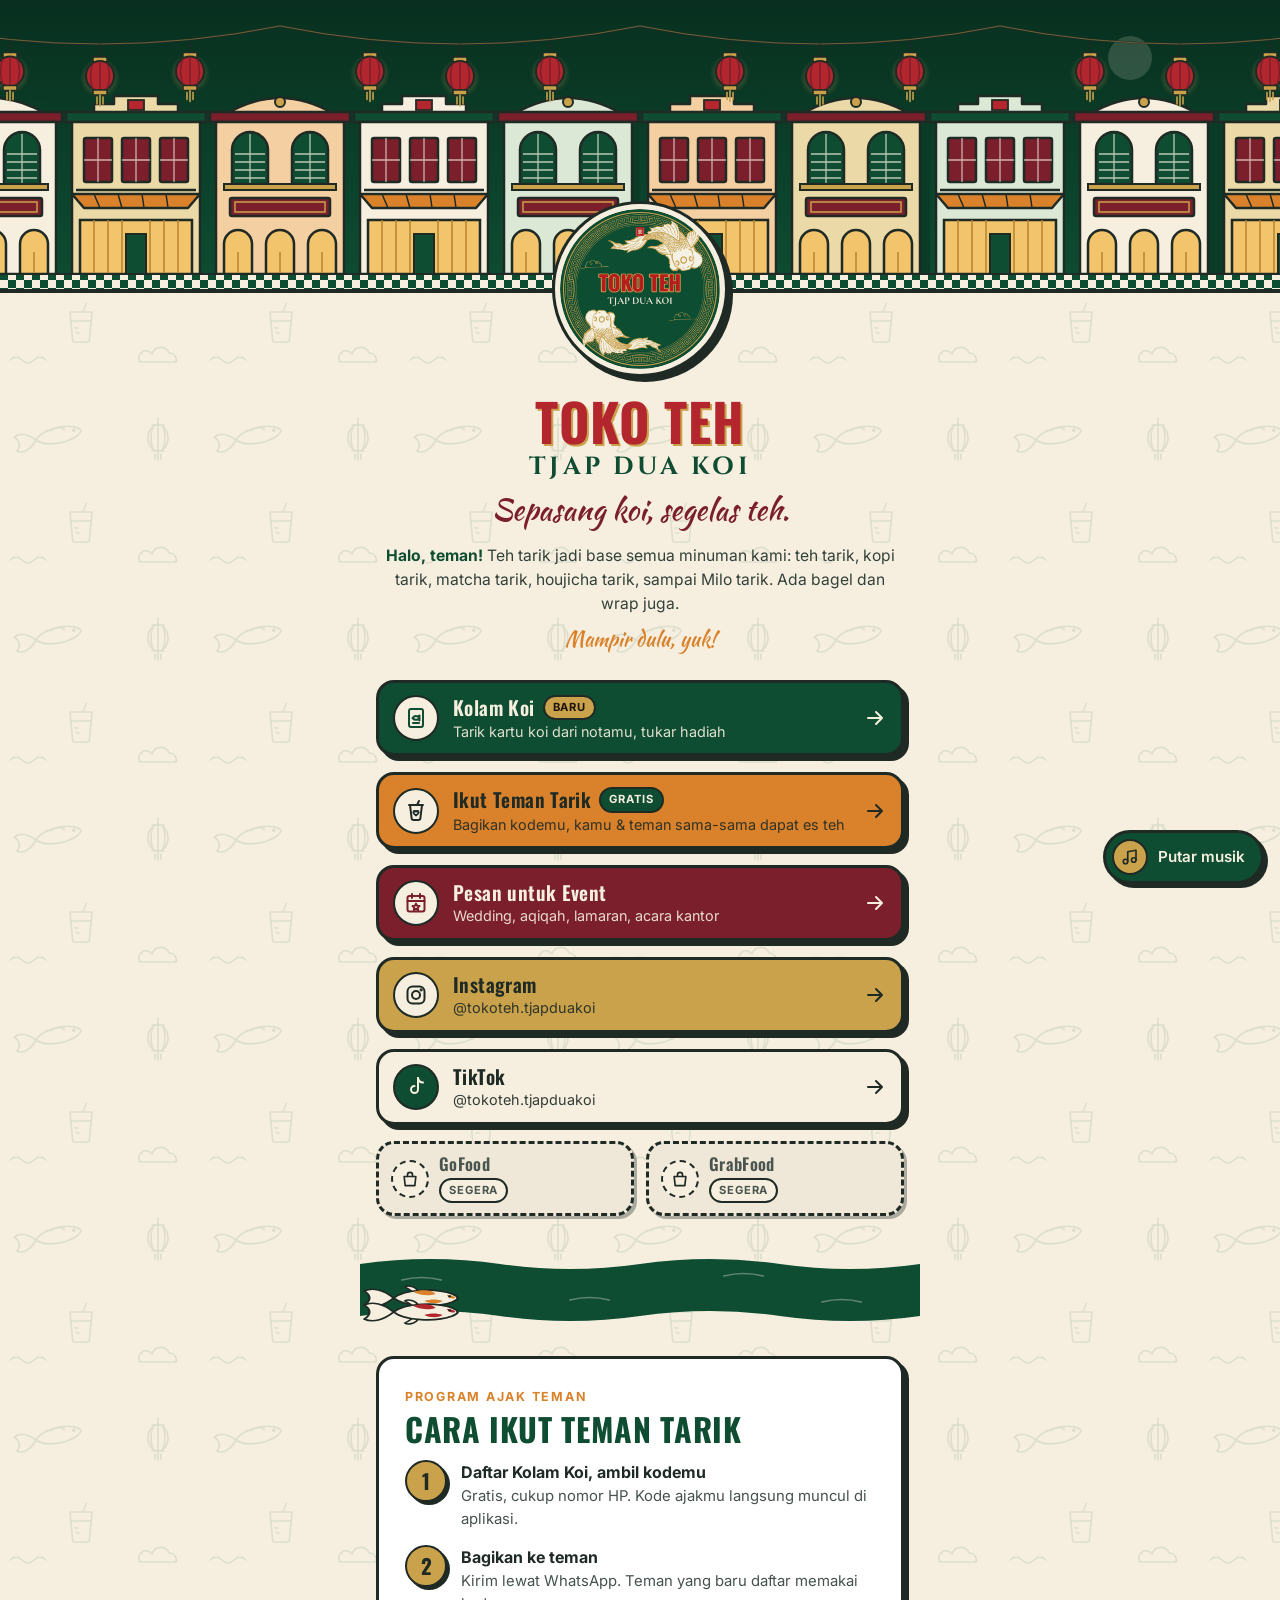
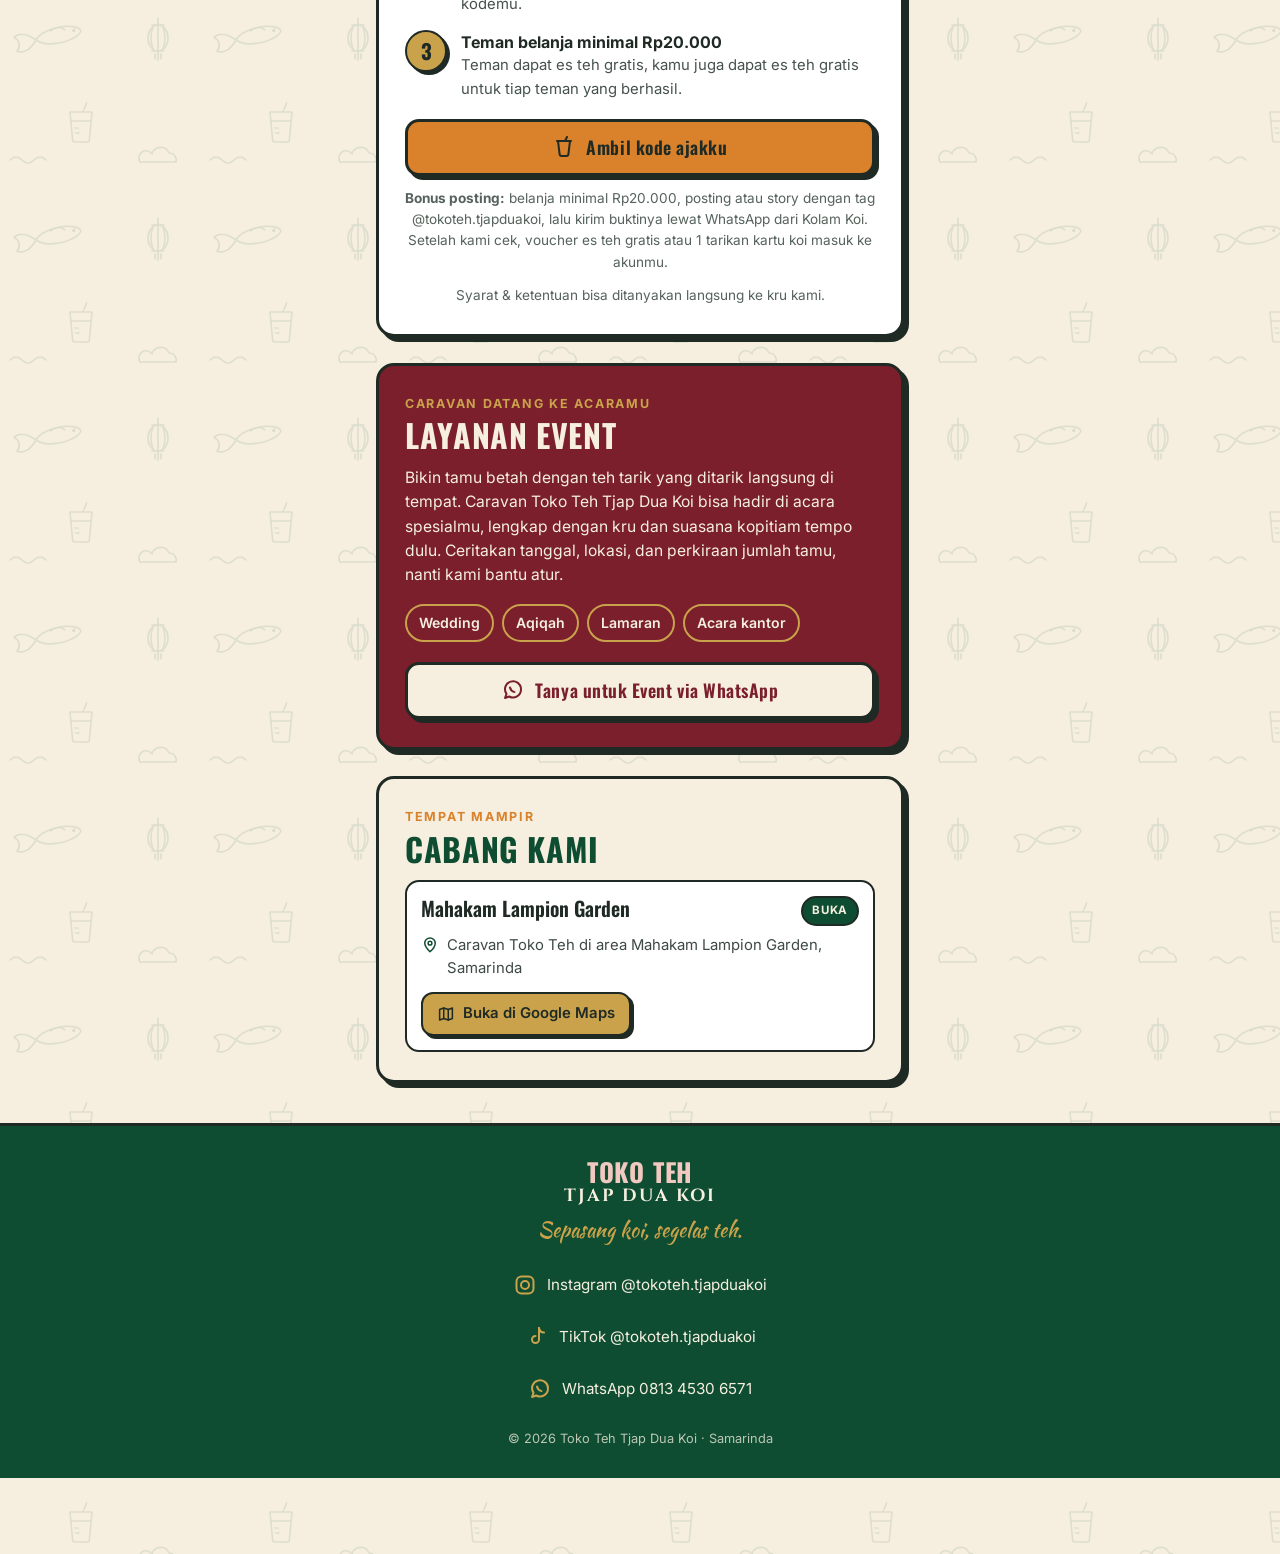
<file: toko-teh-website/index.html>
<!doctype html>
<html lang="id">
<head>
<meta charset="utf-8">
<meta name="viewport" content="width=device-width, initial-scale=1, viewport-fit=cover">
<title>Toko Teh Tjap Dua Koi · Teh tarik kopitiam di Samarinda</title>
<meta name="description" content="Toko Teh Tjap Dua Koi: kopitiam caravan dengan teh tarik sebagai base semua minuman, ditambah bagel dan wrap. Sepasang koi, segelas teh. Mampir di Mahakam Lampion Garden, Samarinda, atau pesan untuk event.">
<meta name="keywords" content="teh tarik Samarinda, kopitiam Samarinda, Toko Teh Tjap Dua Koi, Mahakam Lampion Garden, kopi tarik, matcha tarik, houjicha tarik, Milo tarik, bagel, wrap, minuman event Samarinda">
<meta name="theme-color" content="#0E4D32">
<meta name="color-scheme" content="light">
<link rel="canonical" href="https://tokotehtjapduakoi.github.io/">

<!-- Open Graph (preview saat link dibagikan di WA, IG, Facebook) -->
<meta property="og:type" content="website">
<meta property="og:locale" content="id_ID">
<meta property="og:site_name" content="Toko Teh Tjap Dua Koi">
<meta property="og:title" content="Toko Teh Tjap Dua Koi · Sepasang koi, segelas teh.">
<meta property="og:description" content="Halo, teman! Teh tarik kopitiam dari caravan di Mahakam Lampion Garden, Samarinda. Ajak teman pakai kode, sama-sama dapat es teh gratis. Mampir dulu, yuk!">
<meta property="og:url" content="https://tokotehtjapduakoi.github.io/">
<meta property="og:image" content="https://tokotehtjapduakoi.github.io/assets/og-image.jpg">
<meta property="og:image:width" content="1200">
<meta property="og:image:height" content="630">
<meta property="og:image:alt" content="Logo Toko Teh Tjap Dua Koi: dua koi krem di lingkaran hijau berbingkai meander emas">
<meta name="twitter:card" content="summary_large_image">
<meta name="twitter:title" content="Toko Teh Tjap Dua Koi · Sepasang koi, segelas teh.">
<meta name="twitter:description" content="Teh tarik kopitiam dari caravan di Mahakam Lampion Garden, Samarinda. Mampir dulu, yuk!">
<meta name="twitter:image" content="https://tokotehtjapduakoi.github.io/assets/og-image.jpg">

<link rel="icon" href="favicon.ico" sizes="any">
<link rel="icon" type="image/png" sizes="32x32" href="assets/favicon-32.png">
<link rel="icon" type="image/png" sizes="16x16" href="assets/favicon-16.png">
<link rel="apple-touch-icon" href="assets/ikon/web-apple-180.png">
<link rel="manifest" href="manifest.webmanifest">
<meta name="apple-mobile-web-app-capable" content="yes">
<meta name="mobile-web-app-capable" content="yes">
<meta name="apple-mobile-web-app-title" content="Toko Teh">

<link rel="preconnect" href="https://fonts.googleapis.com">
<link rel="preconnect" href="https://fonts.gstatic.com" crossorigin>
<link rel="stylesheet" href="https://fonts.googleapis.com/css2?family=Inter:wght@400;500;600;700&family=Oswald:wght@500;600;700&display=swap">
<!-- Cinzel & Kaushan Script hanya dimuat untuk huruf yang dipakai, supaya ringan -->
<link rel="stylesheet" href="https://fonts.googleapis.com/css2?family=Cinzel:wght@700&family=Kaushan+Script&display=swap&text=%20%21%2C.ADIJKMOPSTUadeghiklmnoprstuy">
<link rel="preload" as="image" href="assets/logo.png">
<link rel="stylesheet" href="styles.css">
</head>
<body>
<a class="skip" href="#tautan">Langsung ke tombol</a>

<!-- ================= HERO: deretan ruko + lampion ================= -->
<header class="hero">
  <svg class="ruko" viewBox="0 0 1440 290" preserveAspectRatio="xMidYMax slice" role="img" aria-label="Ilustrasi deretan ruko kopitiam dengan lampion merah bergantungan">
    <defs>
      <linearGradient id="langit" x1="0" y1="0" x2="0" y2="1">
        <stop offset="0" stop-color="#082F1F"/>
        <stop offset="1" stop-color="#0E4D32"/>
      </linearGradient>
      <radialGradient id="cahaya">
        <stop offset="0" stop-color="#F4B860" stop-opacity=".55"/>
        <stop offset="1" stop-color="#F4B860" stop-opacity="0"/>
      </radialGradient>
      <pattern id="tegel" width="16" height="16" patternUnits="userSpaceOnUse">
        <rect width="16" height="16" fill="#F6EFDF"/>
        <rect width="8" height="8" fill="#0E4D32"/>
        <rect x="8" y="8" width="8" height="8" fill="#0E4D32"/>
      </pattern>

      <!-- Ruko tipe A: atap lengkung, dua jendela krepyak -->
      <symbol id="rukoA" viewBox="0 0 144 190" width="144" height="190">
        <path d="M18 30 Q72 -2 126 30 Z" fill="currentColor" stroke="#1F2A25" stroke-width="2.5" stroke-linejoin="round"/>
        <circle cx="72" cy="18" r="5" fill="#C9A24B" stroke="#1F2A25" stroke-width="2"/>
        <rect x="2" y="28" width="140" height="10" fill="#7A1F2B" stroke="#1F2A25" stroke-width="2.5"/>
        <rect x="8" y="38" width="128" height="152" fill="currentColor" stroke="#1F2A25" stroke-width="2.5"/>
        <g fill="#0E4D32" stroke="#1F2A25" stroke-width="2.5">
          <path d="M24 100 V66 A18 18 0 0 1 60 66 V100 Z"/>
          <path d="M84 100 V66 A18 18 0 0 1 120 66 V100 Z"/>
        </g>
        <g stroke="#F6EFDF" stroke-width="1.3" opacity=".75">
          <path d="M42 50 V100 M102 50 V100"/>
          <path d="M27 70 H57 M27 78 H57 M27 86 H57 M27 94 H57 M87 70 H117 M87 78 H117 M87 86 H117 M87 94 H117"/>
        </g>
        <rect x="16" y="100" width="112" height="6" fill="#C9A24B" stroke="#1F2A25" stroke-width="2"/>
        <rect x="22" y="114" width="100" height="18" rx="2" fill="#7A1F2B" stroke="#1F2A25" stroke-width="2.5"/>
        <rect x="27" y="118" width="90" height="10" fill="none" stroke="#C9A24B" stroke-width="1.5"/>
        <g stroke="#1F2A25" stroke-width="2.5">
          <path d="M16 190 V160 A14 14 0 0 1 44 160 V190 Z" fill="#F2C46B"/>
          <path d="M58 190 V160 A14 14 0 0 1 86 160 V190 Z" fill="#F2C46B"/>
          <path d="M100 190 V160 A14 14 0 0 1 128 160 V190 Z" fill="#F2C46B"/>
        </g>
        <path d="M30 168 V190 M72 168 V190 M114 168 V190" stroke="#B9822E" stroke-width="1.5"/>
      </symbol>

      <!-- Ruko tipe B: atap bertingkat, tiga jendela -->
      <symbol id="rukoB" viewBox="0 0 144 190" width="144" height="190">
        <path d="M30 30 V20 H50 V12 H94 V20 H114 V30 Z" fill="currentColor" stroke="#1F2A25" stroke-width="2.5" stroke-linejoin="round"/>
        <rect x="64" y="16" width="16" height="10" fill="#B3262E" stroke="#1F2A25" stroke-width="1.8"/>
        <rect x="2" y="28" width="140" height="10" fill="#0E4D32" stroke="#1F2A25" stroke-width="2.5"/>
        <rect x="8" y="38" width="128" height="152" fill="currentColor" stroke="#1F2A25" stroke-width="2.5"/>
        <g fill="#7A1F2B" stroke="#1F2A25" stroke-width="2.5">
          <rect x="20" y="54" width="28" height="44" rx="2"/>
          <rect x="58" y="54" width="28" height="44" rx="2"/>
          <rect x="96" y="54" width="28" height="44" rx="2"/>
        </g>
        <g stroke="#F6EFDF" stroke-width="1.3" opacity=".7">
          <path d="M34 54 V98 M72 54 V98 M110 54 V98"/>
          <path d="M20 76 H48 M58 76 H86 M96 76 H124"/>
        </g>
        <path d="M12 106 H132" stroke="#1F2A25" stroke-width="2.5"/>
        <path d="M8 110 L20 124 H124 L136 110 Z" fill="#D9822B" stroke="#1F2A25" stroke-width="2.5" stroke-linejoin="round"/>
        <path d="M30 110 L36 124 M54 110 L58 124 M78 110 L80 124 M102 110 L104 124" stroke="#1F2A25" stroke-width="1.5"/>
        <rect x="16" y="136" width="112" height="54" fill="#F2C46B" stroke="#1F2A25" stroke-width="2.5"/>
        <path d="M30 136 V190 M44 136 V190 M58 136 V190 M86 136 V190 M100 136 V190 M114 136 V190" stroke="#B9822E" stroke-width="1.5"/>
        <rect x="62" y="150" width="20" height="40" fill="#0E4D32" stroke="#1F2A25" stroke-width="2"/>
      </symbol>

      <!-- Lampion -->
      <symbol id="lampion" viewBox="0 0 40 70" width="40" height="70">
        <circle cx="20" cy="34" r="20" fill="url(#cahaya)"/>
        <path d="M20 0 V14" stroke="#1F2A25" stroke-width="1.5"/>
        <rect x="13" y="13" width="14" height="5" rx="1" fill="#C9A24B" stroke="#1F2A25" stroke-width="1.5"/>
        <ellipse cx="20" cy="32" rx="14" ry="15" fill="#B3262E" stroke="#1F2A25" stroke-width="2"/>
        <path d="M20 17 V47 M13 19 Q8 32 13 45 M27 19 Q32 32 27 45" fill="none" stroke="#7A1F2B" stroke-width="1.5"/>
        <rect x="13" y="46" width="14" height="5" rx="1" fill="#C9A24B" stroke="#1F2A25" stroke-width="1.5"/>
        <path d="M20 51 V62 M17 53 V60 M23 53 V60" stroke="#C9A24B" stroke-width="1.6" stroke-linecap="round"/>
      </symbol>
    </defs>

    <rect width="1440" height="290" fill="url(#langit)"/>
    <circle cx="1210" cy="58" r="22" fill="#F6EFDF" opacity=".16"/>
    <g fill="#0A3B27">
      <rect x="40" y="100" width="90" height="190"/><rect x="300" y="114" width="70" height="176"/>
      <rect x="610" y="96" width="110" height="194"/><rect x="930" y="110" width="80" height="180"/>
      <rect x="1250" y="102" width="100" height="188"/>
    </g>

    <g>
      <use href="#rukoA" x="0" y="84" color="#F6EFDF"/>
      <use href="#rukoB" x="144" y="84" color="#EBD9A8"/>
      <use href="#rukoA" x="288" y="84" color="#F3CFA2"/>
      <use href="#rukoB" x="432" y="84" color="#F6EFDF"/>
      <use href="#rukoA" x="576" y="84" color="#DCE8D6"/>
      <use href="#rukoB" x="720" y="84" color="#F3CFA2"/>
      <use href="#rukoA" x="864" y="84" color="#EBD9A8"/>
      <use href="#rukoB" x="1008" y="84" color="#DCE8D6"/>
      <use href="#rukoA" x="1152" y="84" color="#F6EFDF"/>
      <use href="#rukoB" x="1296" y="84" color="#EBD9A8"/>
    </g>
    <rect x="0" y="274" width="1440" height="16" fill="url(#tegel)" stroke="#1F2A25" stroke-width="2"/>

    <!-- Tali lampion -->
    <path d="M0 26 Q180 62 360 26 Q540 62 720 26 Q900 62 1080 26 Q1260 62 1440 26" fill="none" stroke="#1F2A25" stroke-width="2"/>
    <path d="M0 26 Q180 62 360 26 Q540 62 720 26 Q900 62 1080 26 Q1260 62 1440 26" fill="none" stroke="#C9A24B" stroke-width=".8" opacity=".6"/>
    <g class="lampu">
      <g class="lt" style="--d:0s"><use href="#lampion" x="70" y="39.5"/></g>
      <g class="lt" style="--d:-1.2s"><use href="#lampion" x="160" y="44"/></g>
      <g class="lt" style="--d:-2.1s"><use href="#lampion" x="250" y="39.5"/></g>
      <g class="lt" style="--d:-.6s"><use href="#lampion" x="430" y="39.5"/></g>
      <g class="lt" style="--d:-1.8s"><use href="#lampion" x="520" y="44"/></g>
      <g class="lt" style="--d:-2.7s"><use href="#lampion" x="610" y="39.5"/></g>
      <g class="lt" style="--d:-.3s"><use href="#lampion" x="790" y="39.5"/></g>
      <g class="lt" style="--d:-1.5s"><use href="#lampion" x="880" y="44"/></g>
      <g class="lt" style="--d:-2.4s"><use href="#lampion" x="970" y="39.5"/></g>
      <g class="lt" style="--d:-.9s"><use href="#lampion" x="1150" y="39.5"/></g>
      <g class="lt" style="--d:-2s"><use href="#lampion" x="1240" y="44"/></g>
      <g class="lt" style="--d:-2.9s"><use href="#lampion" x="1330" y="39.5"/></g>
    </g>
  </svg>
</header>

<main class="wrap">
  <!-- ================= Identitas ================= -->
  <section class="brand" aria-labelledby="judul">
    <div class="logo-ring">
      <img src="assets/logo.png" width="560" height="560" alt="Logo Toko Teh Tjap Dua Koi" decoding="async" fetchpriority="high">
    </div>
    <h1 id="judul" class="nama">
      <span class="nama__toko">Toko Teh</span>
      <span class="nama__tjap">Tjap Dua Koi</span>
    </h1>
    <p class="slogan">Sepasang koi, segelas teh.</p>
    <p class="sapa"><strong>Halo, teman!</strong> Teh tarik jadi base semua minuman kami: teh tarik, kopi tarik, matcha tarik, houjicha tarik, sampai Milo tarik. Ada bagel dan wrap juga. <span class="sapa__yuk">Mampir dulu, yuk!</span></p>
  </section>

  <!-- ================= Tombol ala Lynk ================= -->
  <nav id="tautan" class="links" aria-label="Tautan utama">
    <a class="card card--hijau" href="kolam/">
      <span class="card__ikon" aria-hidden="true">
        <svg viewBox="0 0 24 24"><rect x="5" y="3" width="14" height="18" rx="2"/><path d="M8.5 12c1.6-2 3.6-2.4 5.6-1.2l1.4-1.3v4.9l-1.4-1.3c-2 1.2-4 .8-5.6-1.1z"/><path d="M9 17h6"/></svg>
      </span>
      <span class="card__teks">
        <span class="card__judul">Kolam Koi <span class="label label--emas">BARU</span></span>
        <span class="card__sub">Tarik kartu koi dari notamu, tukar hadiah</span>
      </span>
      <span class="card__panah" aria-hidden="true"><svg viewBox="0 0 24 24"><path d="M5 12h14M13 6l6 6-6 6"/></svg></span>
    </a>

    <a class="card card--oranye" data-link="temanTarik" href="kolam/">
      <span class="card__ikon" aria-hidden="true">
        <svg viewBox="0 0 24 24"><path d="M6 6h12l-1.6 13.2a2 2 0 0 1-2 1.8H9.6a2 2 0 0 1-2-1.8z"/><path d="M5 6h14M13 6l2-4"/><path d="M12 16.5s-2.6-1.5-2.6-3.2A1.4 1.4 0 0 1 12 12.6a1.4 1.4 0 0 1 2.6.7c0 1.7-2.6 3.2-2.6 3.2z"/></svg>
      </span>
      <span class="card__teks">
        <span class="card__judul">Ikut Teman Tarik <span class="label label--hijau">GRATIS</span></span>
        <span class="card__sub">Bagikan kodemu, kamu &amp; teman sama-sama dapat es teh</span>
      </span>
      <span class="card__panah" aria-hidden="true"><svg viewBox="0 0 24 24"><path d="M5 12h14M13 6l6 6-6 6"/></svg></span>
    </a>

    <a class="card card--marun" data-link="event" target="_blank" rel="noopener"
       href="https://wa.me/6281345306571?text=Halo%20Toko%20Teh%20Tjap%20Dua%20Koi!%20Aku%20mau%20tanya%20untuk%20event%3A%20">
      <span class="card__ikon" aria-hidden="true">
        <svg viewBox="0 0 24 24"><rect x="3.5" y="5" width="17" height="15.5" rx="2"/><path d="M3.5 10h17M8 3v4M16 3v4"/><path d="M12 12.6l1.1 2.2 2.4.3-1.8 1.6.5 2.4-2.2-1.2-2.2 1.2.5-2.4-1.8-1.6 2.4-.3z"/></svg>
      </span>
      <span class="card__teks">
        <span class="card__judul">Pesan untuk Event</span>
        <span class="card__sub">Wedding, aqiqah, lamaran, acara kantor</span>
      </span>
      <span class="card__panah" aria-hidden="true"><svg viewBox="0 0 24 24"><path d="M5 12h14M13 6l6 6-6 6"/></svg></span>
    </a>

    <a class="card card--emas" data-link="instagram" target="_blank" rel="noopener" href="https://instagram.com/tokoteh.tjapduakoi">
      <span class="card__ikon" aria-hidden="true">
        <svg viewBox="0 0 24 24"><rect x="3.5" y="3.5" width="17" height="17" rx="5"/><circle cx="12" cy="12" r="4"/><circle cx="17.2" cy="6.8" r=".6" class="isi"/></svg>
      </span>
      <span class="card__teks">
        <span class="card__judul">Instagram</span>
        <span class="card__sub" data-teks="igUser">@tokoteh.tjapduakoi</span>
      </span>
      <span class="card__panah" aria-hidden="true"><svg viewBox="0 0 24 24"><path d="M5 12h14M13 6l6 6-6 6"/></svg></span>
    </a>

    <a class="card card--krem" data-link="tiktok" target="_blank" rel="noopener" href="https://www.tiktok.com/@tokoteh.tjapduakoi">
      <span class="card__ikon" aria-hidden="true">
        <svg viewBox="0 0 24 24"><path d="M14 3v11.5a3.5 3.5 0 1 1-3.5-3.5"/><path d="M14 3c.4 2.6 2.3 4.4 5 4.6"/></svg>
      </span>
      <span class="card__teks">
        <span class="card__judul">TikTok</span>
        <span class="card__sub" data-teks="ttUser">@tokoteh.tjapduakoi</span>
      </span>
      <span class="card__panah" aria-hidden="true"><svg viewBox="0 0 24 24"><path d="M5 12h14M13 6l6 6-6 6"/></svg></span>
    </a>

    <div class="antar" id="antar">
      <!-- diisi otomatis dari config.js (GoFood & GrabFood) -->
      <div class="card card--antar is-segera" aria-disabled="true">
        <span class="card__ikon" aria-hidden="true"><svg viewBox="0 0 24 24"><path d="M5 9h14l-1.2 11H6.2z"/><path d="M9 9V7a3 3 0 0 1 6 0v2"/></svg></span>
        <span class="card__teks"><span class="card__judul">GoFood</span><span class="label label--abu">SEGERA</span></span>
      </div>
      <div class="card card--antar is-segera" aria-disabled="true">
        <span class="card__ikon" aria-hidden="true"><svg viewBox="0 0 24 24"><path d="M5 9h14l-1.2 11H6.2z"/><path d="M9 9V7a3 3 0 0 1 6 0v2"/></svg></span>
        <span class="card__teks"><span class="card__judul">GrabFood</span><span class="label label--abu">SEGERA</span></span>
      </div>
    </div>
  </nav>

  <!-- ================= Kolam koi (hiasan) ================= -->
  <div class="kolam" aria-hidden="true">
    <svg viewBox="0 0 400 80" preserveAspectRatio="none">
      <defs>
        <symbol id="koi" viewBox="-24 -14 76 28" width="76" height="28" overflow="visible">
          <path d="M0 0 C-7 -8 -15 -11 -21 -7 C-16 -3 -16 3 -21 7 C-15 11 -7 8 0 0 Z" fill="#F6EFDF" stroke="#1F2A25" stroke-width="1.6" stroke-linejoin="round"/>
          <path d="M18 -6 C16 -12 10 -13 8 -11 C11 -9 13 -7 14 -5 Z M18 6 C16 12 10 13 8 11 C11 9 13 7 14 5 Z" fill="#F6EFDF" stroke="#1F2A25" stroke-width="1.4" stroke-linejoin="round"/>
          <path d="M0 0 C8 -9 30 -10 42 -4 C47 -1 47 1 42 4 C30 10 8 9 0 0 Z" fill="#F6EFDF" stroke="#1F2A25" stroke-width="1.8" stroke-linejoin="round"/>
          <path d="M14 -6 C20 -9 28 -8 30 -4 C26 -2 20 -2 14 -6 Z M22 3 C26 6 32 6 35 3 C31 1 26 1 22 3 Z M38 -3 C42 -3 44 -1 44 0 C42 1 40 1 38 -3 Z" fill="currentColor"/>
          <circle cx="40" cy="-1.6" r="1.1" fill="#1F2A25"/>
        </symbol>
      </defs>
      <path d="M0 14 Q50 4 100 14 T200 14 T300 14 T400 14 V66 Q350 76 300 66 T200 66 T100 66 T0 66 Z" fill="#0E4D32"/>
      <path d="M30 30 q14 -5 28 0 M150 50 q14 -5 28 0 M260 26 q14 -5 28 0 M330 52 q14 -5 28 0" fill="none" stroke="#F6EFDF" stroke-width="1.4" stroke-linecap="round" opacity=".35"/>
      <g class="koi koi--1"><use href="#koi" x="0" y="34" color="#D9822B"/></g>
      <g class="koi koi--2"><use href="#koi" x="0" y="48" color="#B3262E"/></g>
    </svg>
  </div>

  <!-- ================= Cara ikut Teman Tarik ================= -->
  <section class="panel" aria-labelledby="judul-tt">
    <p class="kecil-atas">Program ajak teman</p>
    <h2 id="judul-tt">Cara ikut Teman Tarik</h2>
    <ol class="langkah">
      <li>
        <span class="langkah__no" aria-hidden="true">1</span>
        <div>
          <h3>Daftar Kolam Koi, ambil kodemu</h3>
          <p>Gratis, cukup nomor HP. Kode ajakmu langsung muncul di aplikasi.</p>
        </div>
      </li>
      <li>
        <span class="langkah__no" aria-hidden="true">2</span>
        <div>
          <h3>Bagikan ke teman</h3>
          <p>Kirim lewat WhatsApp. Teman yang baru daftar memakai kodemu.</p>
        </div>
      </li>
      <li>
        <span class="langkah__no" aria-hidden="true">3</span>
        <div>
          <h3>Teman belanja minimal Rp20.000</h3>
          <p>Teman dapat es teh gratis, kamu juga dapat es teh gratis untuk tiap teman yang berhasil.</p>
        </div>
      </li>
    </ol>
    <a class="tombol tombol--oranye" data-link="temanTarik" href="kolam/">
      <svg viewBox="0 0 24 24" aria-hidden="true"><path d="M6 6h12l-1.6 13.2a2 2 0 0 1-2 1.8H9.6a2 2 0 0 1-2-1.8z"/><path d="M5 6h14M13 6l2-4"/></svg>
      Ambil kode ajakku
    </a>
    <p class="catatan"><strong>Bonus posting:</strong> belanja minimal Rp20.000, posting atau story dengan tag @tokoteh.tjapduakoi, lalu kirim buktinya lewat WhatsApp dari Kolam Koi. Setelah kami cek, voucher es teh gratis atau 1 tarikan kartu koi masuk ke akunmu.</p>
    <p class="catatan">Syarat &amp; ketentuan bisa ditanyakan langsung ke kru kami.</p>
  </section>

  <!-- ================= Layanan Event ================= -->
  <section class="panel panel--marun" aria-labelledby="judul-ev">
    <p class="kecil-atas">Caravan datang ke acaramu</p>
    <h2 id="judul-ev">Layanan Event</h2>
    <p>Bikin tamu betah dengan teh tarik yang ditarik langsung di tempat. Caravan Toko Teh Tjap Dua Koi bisa hadir di acara spesialmu, lengkap dengan kru dan suasana kopitiam tempo dulu. Ceritakan tanggal, lokasi, dan perkiraan jumlah tamu, nanti kami bantu atur.</p>
    <ul class="chip" aria-label="Jenis acara">
      <li>Wedding</li><li>Aqiqah</li><li>Lamaran</li><li>Acara kantor</li>
    </ul>
    <a class="tombol tombol--krem" data-link="event" target="_blank" rel="noopener"
       href="https://wa.me/6281345306571?text=Halo%20Toko%20Teh%20Tjap%20Dua%20Koi!%20Aku%20mau%20tanya%20untuk%20event%3A%20">
      <svg viewBox="0 0 24 24" aria-hidden="true"><path d="M20 11.5a8 8 0 0 1-11.8 7L4 20l1.5-4.1A8 8 0 1 1 20 11.5z"/><path d="M9 9.5c.5 2.3 2.2 4 4.5 4.6"/></svg>
      Tanya untuk Event via WhatsApp
    </a>
  </section>

  <!-- ================= Cabang ================= -->
  <section class="panel panel--polos" aria-labelledby="judul-cb">
    <p class="kecil-atas">Tempat mampir</p>
    <h2 id="judul-cb">Cabang Kami</h2>
    <ul class="cabang" id="daftar-cabang">
      <!-- diisi otomatis dari config.js -->
      <li class="cabang__item">
        <div class="cabang__atas"><h3>Mahakam Lampion Garden</h3><span class="status status--buka">Buka</span></div>
        <p>Caravan Toko Teh di area Mahakam Lampion Garden, Samarinda</p>
      </li>
    </ul>
  </section>
</main>

<!-- ================= Footer ================= -->
<footer class="kaki">
  <div class="kaki__isi">
    <p class="kaki__nama"><span>Toko Teh</span> <span class="kaki__tjap">Tjap Dua Koi</span></p>
    <p class="kaki__slogan">Sepasang koi, segelas teh.</p>
    <ul class="kaki__link">
      <li><a data-link="instagram" target="_blank" rel="noopener" href="https://instagram.com/tokoteh.tjapduakoi">
        <svg viewBox="0 0 24 24" aria-hidden="true"><rect x="3.5" y="3.5" width="17" height="17" rx="5"/><circle cx="12" cy="12" r="4"/></svg>
        <span>Instagram <span data-teks="igUser">@tokoteh.tjapduakoi</span></span></a></li>
      <li><a data-link="tiktok" target="_blank" rel="noopener" href="https://www.tiktok.com/@tokoteh.tjapduakoi">
        <svg viewBox="0 0 24 24" aria-hidden="true"><path d="M14 3v11.5a3.5 3.5 0 1 1-3.5-3.5"/><path d="M14 3c.4 2.6 2.3 4.4 5 4.6"/></svg>
        <span>TikTok <span data-teks="ttUser">@tokoteh.tjapduakoi</span></span></a></li>
      <li><a data-link="waUmum" target="_blank" rel="noopener" href="https://wa.me/6281345306571">
        <svg viewBox="0 0 24 24" aria-hidden="true"><path d="M20 11.5a8 8 0 0 1-11.8 7L4 20l1.5-4.1A8 8 0 1 1 20 11.5z"/><path d="M9 9.5c.5 2.3 2.2 4 4.5 4.6"/></svg>
        <span>WhatsApp <span data-teks="waTampil">0813 4530 6571</span></span></a></li>
    </ul>
    <p class="kaki__kecil">&copy; <span id="tahun">2026</span> Toko Teh Tjap Dua Koi · Samarinda</p>
  </div>
</footer>

<!-- ================= Pemutar musik (pengaturan di config.js) ================= -->
<div class="musik" id="musik" hidden>
  <button type="button" class="musik__tombol" aria-pressed="false" aria-label="Putar musik">
    <span class="musik__ikon" aria-hidden="true">
      <svg class="ikon-main" viewBox="0 0 24 24"><path d="M9 18V5l11-2v13"/><circle cx="6" cy="18" r="3"/><circle cx="17" cy="16" r="3"/></svg>
      <span class="musik__eq"><i></i><i></i><i></i></span>
    </span>
    <span class="musik__teks">Putar musik</span>
  </button>
</div>

<script src="config.js"></script>
<script src="app.js"></script>
<script src="musik.js" defer></script>
</body>
</html>
</file>
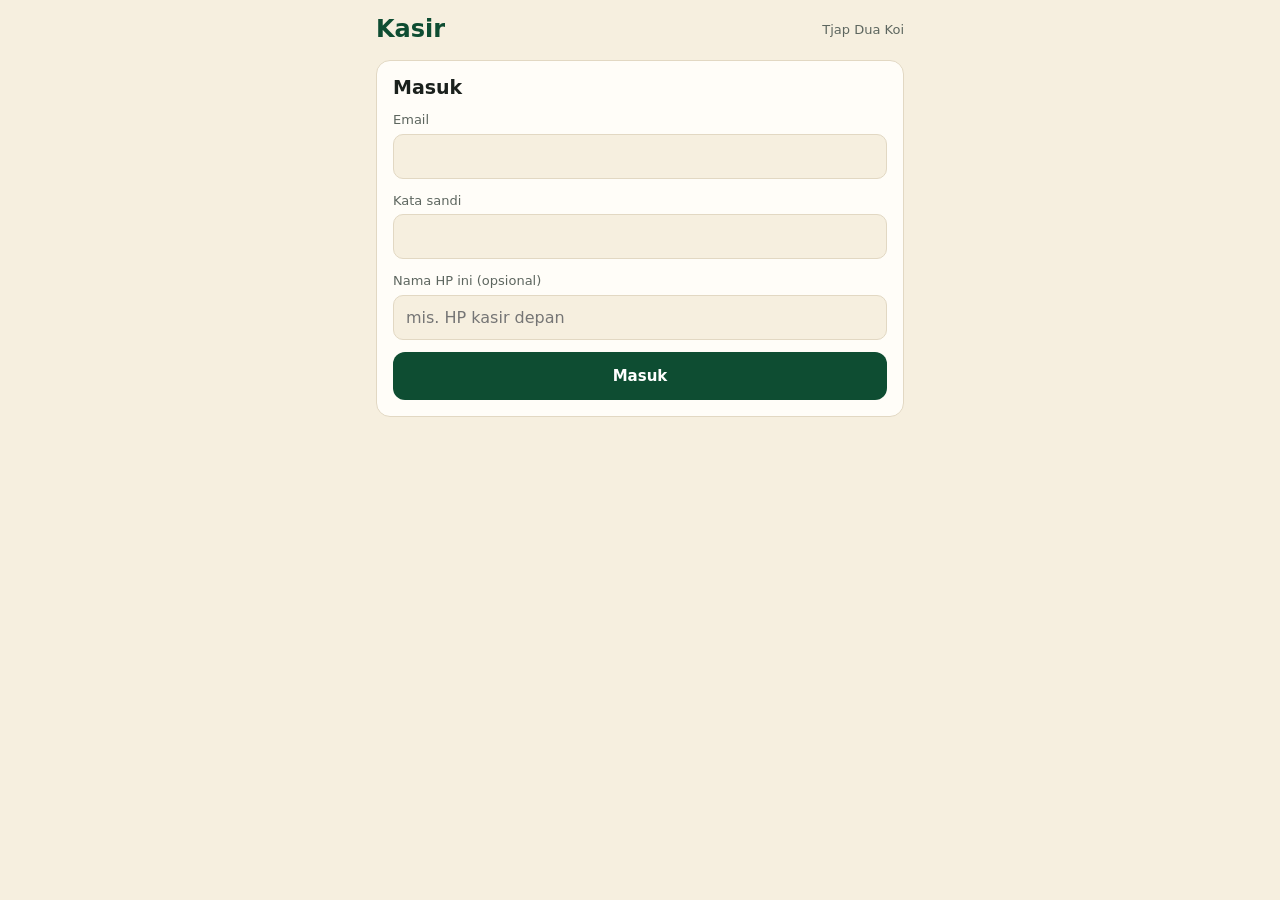
<file: toko-teh-website/kasir/index.html>
<!doctype html>
<html lang="id">
<head>
<meta charset="utf-8">
<meta name="viewport" content="width=device-width,initial-scale=1,viewport-fit=cover">
<meta http-equiv="Content-Security-Policy" content="default-src 'self'; img-src 'self' blob: data: https://*.supabase.co; connect-src 'self' https://*.supabase.co; style-src 'self' 'unsafe-inline' https://fonts.googleapis.com; font-src https://fonts.gstatic.com; script-src 'self'">
<meta name="robots" content="noindex,nofollow">
<title>Kasir · Tjap Dua Koi</title>
<link rel="manifest" href="manifest.webmanifest">
<link rel="apple-touch-icon" href="ikon-180.png">
<meta name="apple-mobile-web-app-capable" content="yes">
<meta name="mobile-web-app-capable" content="yes">
<meta name="apple-mobile-web-app-title" content="Kasir Koi">
<meta name="theme-color" content="#0E4D32">
<link rel="icon" href="../favicon.ico" sizes="any">
<link rel="icon" href="ikon.svg" type="image/svg+xml">
<link rel="preconnect" href="https://fonts.googleapis.com">
<link rel="preconnect" href="https://fonts.gstatic.com" crossorigin>
<link rel="stylesheet" href="https://fonts.googleapis.com/css2?family=Bricolage+Grotesque:wght@600;800&family=Inter:wght@400;500;600&family=JetBrains+Mono:wght@500;700&display=swap">
<link rel="stylesheet" href="kasir.css">
</head>
<body>
<div class="bilah" id="bilah" role="status" aria-live="polite" hidden></div>
<main class="app" id="app"><p class="muted tengah">Memuat...</p></main>
<div class="toast" id="toast" role="status" aria-live="polite" hidden></div>
<script src="config.js"></script>
<script src="../kolam/vendor/supabase-2.45.4.js"></script>
<script src="../kolam/vendor/qrcode-generator-1.4.4.js"></script>
<script src="kode.js"></script>
<script src="foto.js"></script>
<script src="antrean.js"></script>
<script src="kasir.js"></script>
<script src="../kolam/mfa.js"></script>
<script src="pemilik.js"></script>
</body>
</html>
</file>
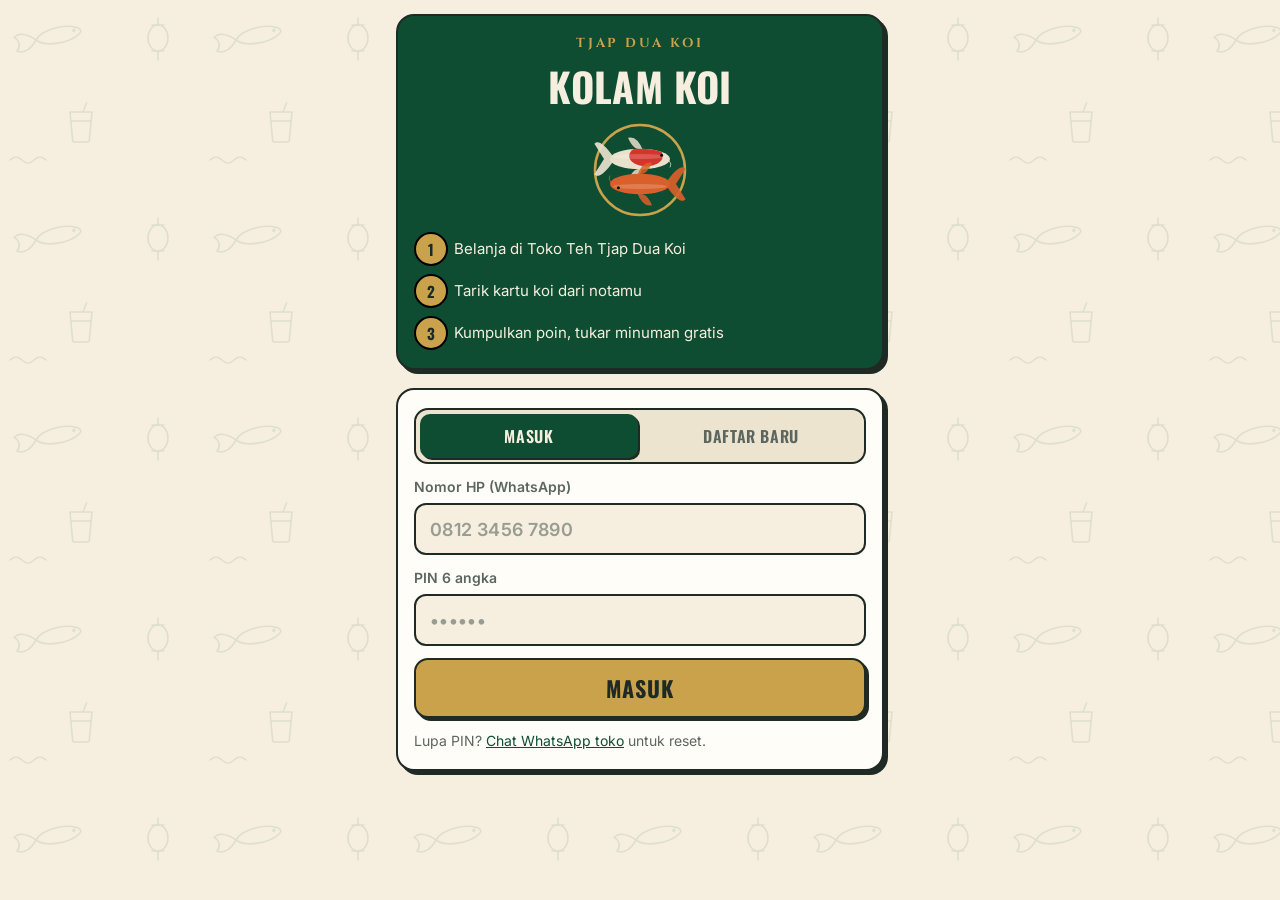
<file: toko-teh-website/kolam/index.html>
<!doctype html>
<html lang="id">
<head>
<meta charset="utf-8">
<meta name="viewport" content="width=device-width,initial-scale=1,viewport-fit=cover">
<title>Kolam Koi · Toko Teh Tjap Dua Koi</title>
<link rel="manifest" href="manifest.webmanifest">
<link rel="apple-touch-icon" href="ikon-180.png">
<meta name="apple-mobile-web-app-capable" content="yes">
<meta name="mobile-web-app-capable" content="yes">
<meta name="apple-mobile-web-app-title" content="Kolam Koi">
<meta name="description" content="Tarik kartu koi dari nota belanjamu di Toko Teh Tjap Dua Koi, kumpulkan poin, tukar minuman gratis.">
<meta name="theme-color" content="#0E4D32">
<meta property="og:title" content="Kolam Koi · Toko Teh Tjap Dua Koi">
<meta property="og:description" content="Belanja, tarik kartu koi, tukar hadiah.">
<meta property="og:image" content="https://tokotehtjapduakoi.github.io/assets/og-image.jpg">
<link rel="icon" href="../favicon.ico" sizes="any">
<link rel="preconnect" href="https://fonts.googleapis.com">
<link rel="preconnect" href="https://fonts.gstatic.com" crossorigin>
<link rel="stylesheet" href="https://fonts.googleapis.com/css2?family=Cinzel:wght@700&family=Inter:wght@400;500;600;700&family=Oswald:wght@500;600;700&display=swap">
<link rel="stylesheet" href="kolam.css?v=2">
</head>
<body>
<main class="app" id="app"><p class="muted" style="text-align:center;padding:40px 0">Membuka kolam...</p></main>
<nav class="tabs" id="tabs" aria-label="Menu" hidden></nav>
<div class="toast" id="toast" role="status" aria-live="polite" hidden></div>
<noscript><p style="padding:16px">Kolam Koi butuh JavaScript. Aktifkan JavaScript di browser.</p></noscript>
<script src="config.js?v=2"></script>
<script src="vendor/supabase-2.45.4.js"></script>
<script src="app.js?v=5"></script>
<script src="../assets/pasang.js" data-nama="Kolam Koi" defer></script>
</body>
</html>
</file>
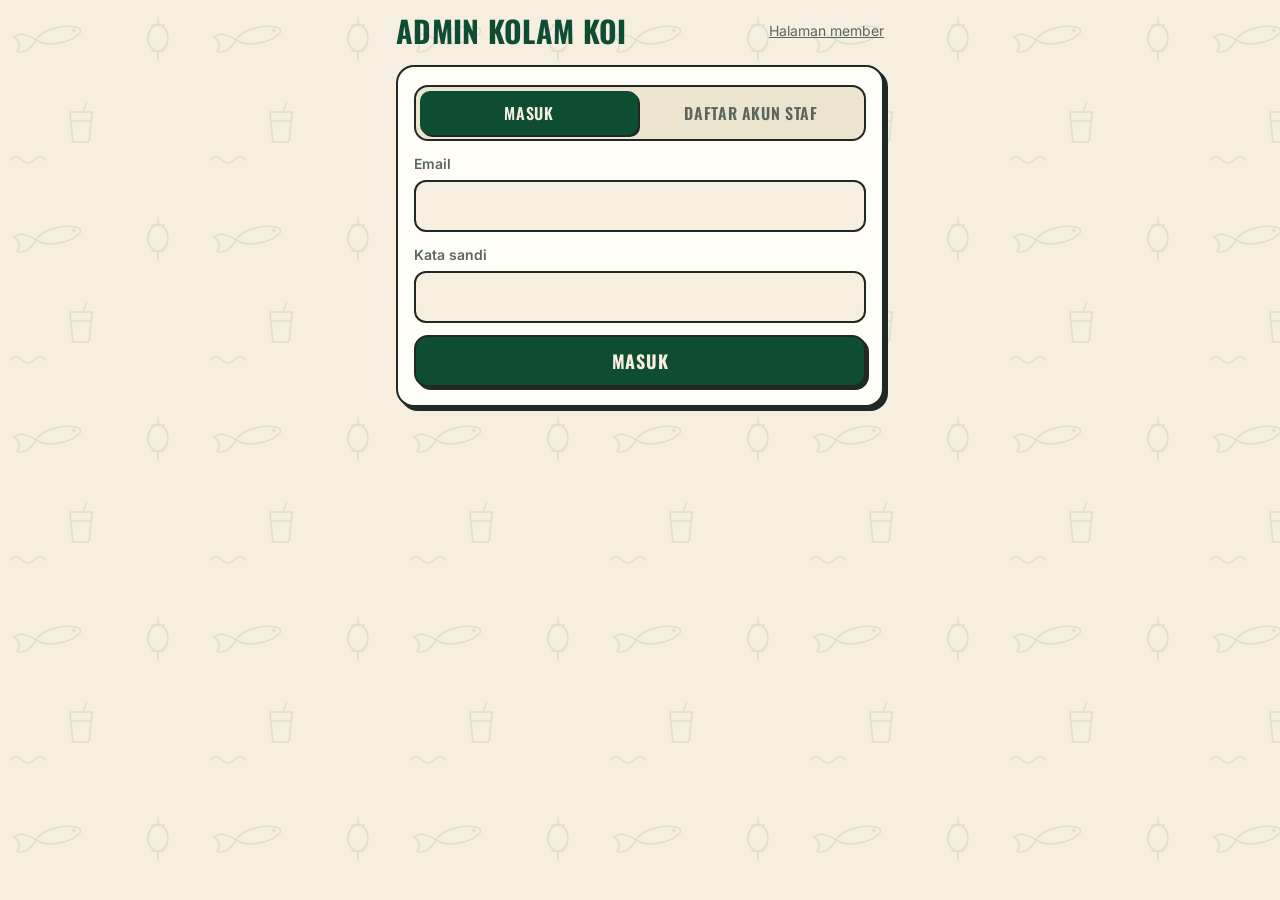
<file: toko-teh-website/kolam/admin/index.html>
<!doctype html>
<html lang="id">
<head>
<meta charset="utf-8">
<meta name="viewport" content="width=device-width,initial-scale=1,viewport-fit=cover">
<title>Admin Kolam Koi · Tjap Dua Koi</title>
<meta name="robots" content="noindex,nofollow">
<meta name="theme-color" content="#7a1f2b">
<link rel="icon" href="../../favicon.ico" sizes="any">
<link rel="manifest" href="manifest.webmanifest">
<link rel="apple-touch-icon" href="ikon-180.png">
<meta name="apple-mobile-web-app-capable" content="yes">
<meta name="mobile-web-app-capable" content="yes">
<meta name="apple-mobile-web-app-title" content="Admin Koi">
<meta name="apple-mobile-web-app-status-bar-style" content="black-translucent">
<link rel="preconnect" href="https://fonts.googleapis.com">
<link rel="preconnect" href="https://fonts.gstatic.com" crossorigin>
<link rel="stylesheet" href="https://fonts.googleapis.com/css2?family=Cinzel:wght@700&family=Inter:wght@400;500;600;700&family=Oswald:wght@500;600;700&display=swap">
<link rel="stylesheet" href="../kolam.css?v=2">
<style>
h1{color:var(--marun)}
nav.tabs{grid-template-columns:repeat(var(--n,4),1fr)}
.list .row{padding:8px 0;border-bottom:1px solid var(--line)}
.mono{font-family:var(--f-mono)}
.stats{display:grid;grid-template-columns:repeat(3,1fr);gap:8px;margin:4px 0}
.stat{background:var(--card,#fff);border:2px solid var(--ink,#1F2A25);border-radius:12px;padding:8px 10px;display:grid;gap:2px}
.stat b{font:700 22px/1 var(--f-head,Oswald,sans-serif)}
.stat span{font-size:12px;color:var(--muted,#5b6560)}
select{font:600 15px var(--f-body);padding:10px;border:1px solid var(--line);border-radius:10px;background:var(--bg);color:var(--ink)}
</style>
</head>
<body>
<main class="app" id="app"><p class="muted" style="text-align:center;padding:40px 0">Memuat...</p></main>
<nav class="tabs" id="tabs" aria-label="Menu admin" hidden></nav>
<div class="toast" id="toast" role="status" aria-live="polite" hidden></div>
<script src="../config.js?v=2"></script>
<script src="../vendor/supabase-2.45.4.js"></script>
<script src="../mfa.js"></script>
<script src="admin.js?v=6"></script>
<script src="../../assets/pasang.js" data-nama="Admin Koi" defer></script>
</body>
</html>
</file>
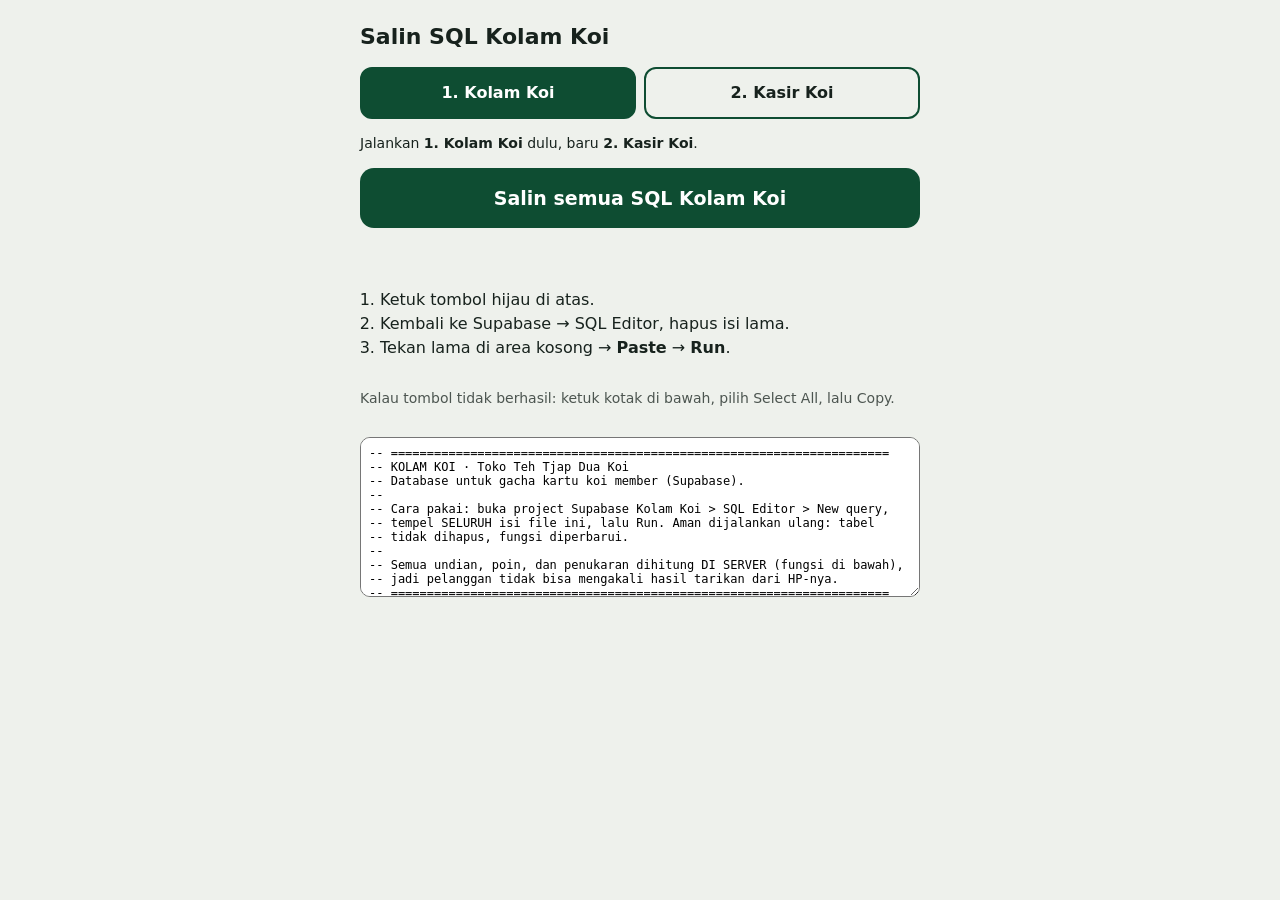
<file: toko-teh-website/kolam/admin/sql.html>
<!doctype html>
<html lang="id">
<head>
<meta charset="utf-8">
<meta name="viewport" content="width=device-width,initial-scale=1">
<title>Salin SQL</title>
<meta name="robots" content="noindex,nofollow">
<style>
:root{color-scheme:light dark}
body{margin:0;font:16px/1.5 system-ui,sans-serif;background:#eef1ec;color:#17221d}
@media (prefers-color-scheme:dark){body{background:#0e1512;color:#e6ece8}}
main{max-width:560px;margin:0 auto;padding:20px 16px;display:grid;gap:14px}
button{min-height:60px;border:none;border-radius:14px;background:#0e4d32;color:#fff;font:700 19px system-ui,sans-serif}
button:disabled{opacity:.5}
ol{margin:0;padding-left:20px}
textarea{width:100%;box-sizing:border-box;height:160px;font:12px ui-monospace,monospace;border-radius:10px;padding:8px}
#st{font-weight:600}
nav{display:flex;gap:8px}
nav a{flex:1;text-align:center;padding:12px 8px;border-radius:12px;border:2px solid #0e4d32;color:inherit;text-decoration:none;font-weight:700}
nav a[aria-current]{background:#0e4d32;color:#fff}
</style>
</head>
<body>
<main>
<h1 id="judul" style="margin:0;font-size:22px">Salin SQL Kolam Koi</h1>
<nav aria-label="Pilih file"><a id="f-kolam" href="?f=kolam">1. Kolam Koi</a><a id="f-kasir" href="?f=kasir">2. Kasir Koi</a></nav>
<p id="urutan" style="margin:0;font-size:14px">Jalankan <b>1. Kolam Koi</b> dulu, baru <b>2. Kasir Koi</b>.</p>
<button id="b" disabled>Memuat...</button>
<p id="st"></p>
<ol>
<li>Ketuk tombol hijau di atas.</li>
<li>Kembali ke Supabase → SQL Editor, hapus isi lama.</li>
<li>Tekan lama di area kosong → <b>Paste</b> → <b>Run</b>.</li>
</ol>
<p style="font-size:14px;opacity:.75">Kalau tombol tidak berhasil: ketuk kotak di bawah, pilih Select All, lalu Copy.</p>
<textarea id="t" readonly></textarea>
</main>
<script>
const b=document.getElementById("b"),t=document.getElementById("t"),st=document.getElementById("st");
// ?f=kasir: kasir/setup.sql; selain itu kolam/setup.sql
const kasir=new URLSearchParams(location.search).get("f")==="kasir";
const nama=kasir?"Kasir Koi":"Kolam Koi";
document.title="Salin SQL "+nama;document.getElementById("judul").textContent="Salin SQL "+nama;
document.getElementById(kasir?"f-kasir":"f-kolam").setAttribute("aria-current","page");
fetch(kasir?"../../kasir/setup.sql":"../setup.sql",{cache:"no-store"}).then(r=>{if(!r.ok)throw new Error(r.status);return r}).then(r=>r.text()).then(s=>{t.value=s;b.disabled=false;b.textContent="Salin semua SQL "+nama})
 .catch(()=>{b.textContent="Gagal memuat. Muat ulang halaman."});
b.onclick=async()=>{try{await navigator.clipboard.writeText(t.value)}catch(e){t.focus();t.select();document.execCommand("copy")}
 st.textContent="Tersalin ("+t.value.split("\n").length+" baris). Sekarang tempel di SQL Editor Supabase.";b.textContent="Tersalin ✓"};
</script>
</body>
</html>
</file>
<file: toko-teh-website/styles.css>
/* Toko Teh Tjap Dua Koi — gaya halaman */
:root {
  --hijau: #0E4D32;
  --hijau-gelap: #08301F;
  --marun: #7A1F2B;
  --merah: #B3262E;
  --emas: #C9A24B;
  --oranye: #D9822B;
  --krem: #F6EFDF;
  --hitam: #1F2A25;
  --abu: #CFC8B8;

  --f-judul: "Oswald", "Arial Narrow", Impact, sans-serif;
  --f-tjap: "Cinzel", "Times New Roman", serif;
  --f-skrip: "Kaushan Script", "Brush Script MT", cursive;
  --f-teks: "Inter", system-ui, -apple-system, "Segoe UI", Roboto, sans-serif;

  --garis: 3px solid var(--hitam);
  --bayang: 5px 5px 0 var(--hitam);
  --radius: 18px;
}

*, *::before, *::after { box-sizing: border-box; }
html { -webkit-text-size-adjust: 100%; scroll-behavior: smooth; }
body {
  margin: 0;
  font-family: var(--f-teks);
  font-size: 16px;
  line-height: 1.55;
  color: var(--hitam);
  background-color: var(--krem);
  /* pola doodle tipis: koi, lampion, gelas teh, awan */
  background-image: url("data:image/svg+xml,%3Csvg xmlns='http://www.w3.org/2000/svg' width='200' height='200' viewBox='0 0 200 200'%3E%3Cg fill='none' stroke='%230E4D32' stroke-width='1.6' stroke-linecap='round' stroke-linejoin='round' opacity='.11'%3E%3Cg transform='translate(36 40) rotate(-12)'%3E%3Cpath d='M0 0C8-9 30-10 42-4C47-1 47 1 42 4C30 10 8 9 0 0Z'/%3E%3Cpath d='M0 0C-7-8-15-11-21-7C-16-3-16 3-21 7C-15 11-7 8 0 0Z'/%3E%3Cpath d='M16-6C22-9 28-8 30-4'/%3E%3Ccircle cx='39' cy='-1.5' r='1'/%3E%3C/g%3E%3Cg transform='translate(150 18)'%3E%3Cpath d='M8 0v7M2 7h12M2 33h12M8 33v9M5 36v5M11 36v5'/%3E%3Cellipse cx='8' cy='20' rx='10' ry='13'/%3E%3Cpath d='M8 7v26M3 9q-4 11 0 22M13 9q4 11 0 22'/%3E%3C/g%3E%3Cg transform='translate(70 112)'%3E%3Cpath d='M0 0h22l-2.6 28a2 2 0 0 1-2 2H4.6a2 2 0 0 1-2-2Z'/%3E%3Cpath d='M1 9h20M13 0l3.5-9M5 16h3M6 21h3'/%3E%3C/g%3E%3Cg transform='translate(140 150)'%3E%3Cpath d='M0 12h36a7 7 0 0 0-7-9a9 9 0 0 0-17 1a6 6 0 0 0-12 8'/%3E%3C/g%3E%3Cg transform='translate(10 160)'%3E%3Cpath d='M0 0q6-6 12 0t12 0t12 0'/%3E%3C/g%3E%3C/g%3E%3C/svg%3E");
  background-size: 200px 200px;
  -webkit-font-smoothing: antialiased;
}
img, svg { display: block; max-width: 100%; }
a { color: inherit; }
h1, h2, h3 { margin: 0; }
p { margin: 0; }

:focus-visible {
  outline: 3px solid var(--emas);
  outline-offset: 3px;
  border-radius: 6px;
}

.skip {
  position: absolute; left: 12px; top: -60px; z-index: 10;
  background: var(--hitam); color: var(--krem);
  padding: 10px 14px; border-radius: 10px; text-decoration: none; font-weight: 600;
}
.skip:focus { top: 12px; }

/* ============ HERO ============ */
.hero {
  background: var(--hijau);
  border-bottom: var(--garis);
  overflow: hidden;
}
.ruko {
  width: 100%;
  height: clamp(200px, 30vw, 290px);
}
.lt {
  transform-box: fill-box;
  transform-origin: 50% 0;
  animation: goyang 4.2s ease-in-out infinite;
  animation-delay: var(--d, 0s);
}
@keyframes goyang {
  0%, 100% { transform: rotate(-4deg); }
  50% { transform: rotate(4deg); }
}

/* ============ KOLOM UTAMA ============ */
.wrap {
  width: 100%;
  max-width: 520px;
  margin: 0 auto;
  padding: 0 16px 40px;
}

/* ============ IDENTITAS ============ */
.brand { text-align: center; }
.logo-ring {
  width: 152px; height: 152px;
  margin: -78px auto 0;
  position: relative;
  border-radius: 50%;
  background: var(--krem);
  padding: 5px;
  border: var(--garis);
  box-shadow: var(--bayang);
}
.logo-ring img { width: 100%; height: 100%; border-radius: 50%; }

.nama { margin-top: 18px; line-height: 1; }
.nama__toko {
  display: block;
  font-family: var(--f-judul);
  font-weight: 700;
  font-size: clamp(2.5rem, 11vw, 3.25rem);
  letter-spacing: .02em;
  text-transform: uppercase;
  color: var(--merah);
  text-shadow: 2px 2px 0 var(--emas);
}
.nama__tjap {
  display: block;
  margin-top: 8px;
  font-family: var(--f-tjap);
  font-weight: 700;
  font-size: clamp(1.2rem, 5.4vw, 1.55rem);
  letter-spacing: .14em;
  text-transform: uppercase;
  color: var(--hijau);
}
.slogan {
  margin-top: 12px;
  font-family: var(--f-skrip);
  font-size: clamp(1.45rem, 6.5vw, 1.8rem);
  color: var(--marun);
  line-height: 1.25;
}
.sapa {
  margin: 16px auto 0;
  max-width: 34em;
  font-size: .98rem;
  color: #33413A;
}
.sapa strong { color: var(--hijau); }
.sapa__yuk {
  display: block;
  margin-top: 6px;
  font-family: var(--f-skrip);
  font-size: 1.25rem;
  color: var(--oranye);
}

/* ============ KARTU ALA LYNK ============ */
.links {
  display: grid;
  gap: 16px;
  margin-top: 26px;
}
.card {
  display: flex;
  align-items: center;
  gap: 14px;
  min-height: 72px;
  padding: 12px 14px;
  border: var(--garis);
  border-radius: var(--radius);
  box-shadow: var(--bayang);
  text-decoration: none;
  color: var(--hitam);
  background: #fff;
  transition: transform .12s ease, box-shadow .12s ease;
  -webkit-tap-highlight-color: transparent;
}
a.card:hover { transform: translate(-1px, -1px); box-shadow: 6px 6px 0 var(--hitam); }
a.card:active { transform: translate(4px, 4px); box-shadow: 1px 1px 0 var(--hitam); }

.card__ikon {
  flex: none;
  display: grid; place-items: center;
  width: 46px; height: 46px;
  border-radius: 50%;
  border: 2.5px solid var(--hitam);
  background: var(--krem);
  color: var(--hitam);
}
.card__ikon svg, .card__panah svg, .tombol svg, .kaki__link svg, .cabang svg {
  width: 24px; height: 24px;
  fill: none; stroke: currentColor; stroke-width: 2;
  stroke-linecap: round; stroke-linejoin: round;
}
.card__ikon .isi { fill: currentColor; }
.card__teks { flex: 1; min-width: 0; display: flex; flex-direction: column; gap: 2px; }
.card__judul {
  font-family: var(--f-judul);
  font-weight: 600;
  font-size: 1.22rem;
  letter-spacing: .02em;
  line-height: 1.2;
  display: flex; align-items: center; flex-wrap: wrap; gap: 8px;
}
.card__sub { font-size: .9rem; line-height: 1.35; opacity: .9; overflow-wrap: anywhere; }
.card__panah { flex: none; }

.card--oranye { background: var(--oranye); }
.card--marun  { background: var(--marun); color: var(--krem); }
.card--marun .card__ikon { background: var(--krem); color: var(--marun); }
.card--emas   { background: var(--emas); }
.card--krem   { background: var(--krem); }
.card--hijau  { background: var(--hijau); color: var(--krem); }
.card--hijau .card__ikon { background: var(--krem); color: var(--hijau); }
.card--hijau .card__sub { color: var(--krem); opacity: .9; }
.card--krem .card__ikon { background: var(--hijau); color: var(--krem); }

.label {
  display: inline-block;
  font-family: var(--f-teks);
  font-size: .7rem;
  font-weight: 700;
  letter-spacing: .08em;
  line-height: 1;
  padding: 5px 8px;
  border-radius: 999px;
  border: 2px solid var(--hitam);
}
.label--hijau { background: var(--hijau); color: var(--krem); }
.label--emas  { background: var(--emas); color: #1b1408; }
.label--abu   { background: var(--krem); color: #4A554F; }

.antar { display: grid; grid-template-columns: 1fr 1fr; gap: 12px; }
.card--antar { min-height: 64px; padding: 10px 12px; gap: 10px; background: #fff; }
.card--antar .card__ikon { width: 38px; height: 38px; }
.card--antar .card__ikon svg { width: 20px; height: 20px; }
.card--antar .card__judul { font-size: 1.05rem; }
.card--antar .card__teks { align-items: flex-start; gap: 4px; }
.card--antar.is-segera {
  background: #EFE8D8;
  color: #4A554F;
  border-style: dashed;
  box-shadow: 3px 3px 0 rgba(31, 42, 37, .35);
  cursor: not-allowed;
}
.card--antar.is-segera .card__ikon { border-style: dashed; }

/* ============ KOLAM KOI ============ */
.kolam { margin: 34px -16px 8px; overflow: hidden; }
.kolam svg { width: 100%; height: 80px; }
.koi { animation: renang 16s linear infinite; }
.koi--2 { animation-duration: 21s; animation-delay: -9s; }
@keyframes renang {
  from { transform: translateX(-60px); }
  to   { transform: translateX(460px); }
}

/* ============ PANEL ============ */
.panel {
  margin-top: 26px;
  padding: 22px 18px;
  background: #fff;
  border: var(--garis);
  border-radius: var(--radius);
  box-shadow: var(--bayang);
}
.panel h2 {
  font-family: var(--f-judul);
  font-weight: 700;
  font-size: clamp(1.7rem, 7.5vw, 2rem);
  text-transform: uppercase;
  letter-spacing: .02em;
  line-height: 1.1;
  color: var(--hijau);
  margin-bottom: 14px;
}
.kecil-atas {
  font-size: .78rem;
  font-weight: 700;
  letter-spacing: .14em;
  text-transform: uppercase;
  color: var(--oranye);
  margin-bottom: 4px;
}
.panel--marun { background: var(--marun); color: var(--krem); }
.panel--marun h2 { color: var(--krem); }
.panel--marun .kecil-atas { color: var(--emas); }
.panel--polos { background: var(--krem); }

.langkah { list-style: none; margin: 0 0 18px; padding: 0; display: grid; gap: 14px; }
.langkah li { display: flex; gap: 14px; align-items: flex-start; }
.langkah__no {
  flex: none;
  display: grid; place-items: center;
  width: 42px; height: 42px;
  border-radius: 50%;
  border: 2.5px solid var(--hitam);
  background: var(--emas);
  font-family: var(--f-judul);
  font-weight: 700;
  font-size: 1.3rem;
  box-shadow: 3px 3px 0 var(--hitam);
}
.langkah h3 { font-size: 1rem; font-weight: 700; line-height: 1.3; margin-top: 2px; }
.langkah p { font-size: .93rem; color: #46524C; margin-top: 2px; }

.tombol {
  display: flex; align-items: center; justify-content: center; gap: 10px;
  width: 100%;
  min-height: 52px;
  padding: 12px 16px;
  border: var(--garis);
  border-radius: 14px;
  box-shadow: 4px 4px 0 var(--hitam);
  font-family: var(--f-judul);
  font-weight: 600;
  font-size: 1.12rem;
  letter-spacing: .03em;
  text-decoration: none;
  text-align: center;
  transition: transform .12s ease, box-shadow .12s ease;
}
.tombol:active { transform: translate(3px, 3px); box-shadow: 1px 1px 0 var(--hitam); }
.tombol--oranye { background: var(--oranye); color: var(--hitam); }
.tombol--krem { background: var(--krem); color: var(--marun); }
.catatan { margin-top: 12px; font-size: .85rem; color: #56625C; text-align: center; }

.panel--marun > p:not(.kecil-atas) { font-size: .98rem; }
.chip { list-style: none; padding: 0; margin: 16px 0 20px; display: flex; flex-wrap: wrap; gap: 8px; }
.chip li {
  padding: 6px 12px;
  border: 2px solid var(--emas);
  border-radius: 999px;
  font-size: .88rem;
  font-weight: 600;
  color: var(--krem);
}

/* ============ CABANG ============ */
.cabang { list-style: none; margin: 0; padding: 0; display: grid; gap: 14px; }
.cabang__item {
  background: #fff;
  border: 2.5px solid var(--hitam);
  border-radius: 14px;
  padding: 14px;
}
.cabang__atas { display: flex; align-items: flex-start; justify-content: space-between; gap: 10px; }
.cabang h3 { font-family: var(--f-judul); font-weight: 600; font-size: 1.25rem; line-height: 1.2; }
.cabang__baris { display: flex; gap: 8px; align-items: flex-start; margin-top: 8px; font-size: .93rem; color: #3E4A44; }
.cabang__baris svg { flex: none; width: 18px; height: 18px; margin-top: 2px; color: var(--hijau); }
.status {
  flex: none;
  font-size: .72rem; font-weight: 700; letter-spacing: .06em; text-transform: uppercase;
  padding: 4px 9px; border-radius: 999px; border: 2px solid var(--hitam);
}
.status--buka { background: var(--hijau); color: var(--krem); }
.status--segera { background: var(--emas); color: var(--hitam); }
.cabang__maps {
  display: inline-flex; align-items: center; gap: 8px;
  margin-top: 12px;
  min-height: 44px;
  padding: 8px 14px;
  border: 2.5px solid var(--hitam);
  border-radius: 12px;
  box-shadow: 3px 3px 0 var(--hitam);
  background: var(--emas);
  font-weight: 600; font-size: .93rem;
  text-decoration: none;
}
.cabang__maps:active { transform: translate(2px, 2px); box-shadow: 1px 1px 0 var(--hitam); }
.cabang__maps svg { width: 18px; height: 18px; }

/* ============ FOOTER ============ */
.kaki {
  background: var(--hijau);
  color: var(--krem);
  border-top: var(--garis);
  padding: 30px 16px calc(30px + env(safe-area-inset-bottom));
  text-align: center;
}
.kaki__isi { max-width: 520px; margin: 0 auto; }
.kaki__nama {
  font-family: var(--f-judul); font-weight: 700; font-size: 1.6rem;
  text-transform: uppercase; letter-spacing: .03em; line-height: 1.2;
}
.kaki__nama span:first-child { color: #F2C9C0; }
.kaki__tjap { font-family: var(--f-tjap); font-size: 1.1rem; letter-spacing: .12em; display: block; color: var(--krem); }
.kaki__slogan { font-family: var(--f-skrip); font-size: 1.25rem; color: var(--emas); margin-top: 6px; }
.kaki__link { list-style: none; margin: 18px 0 0; padding: 0; display: grid; gap: 8px; justify-items: center; }
.kaki__link a {
  display: inline-flex; align-items: center; gap: 10px;
  min-height: 44px; padding: 6px 10px;
  text-decoration: none; font-size: .95rem;
}
.kaki__link a:hover span { text-decoration: underline; }
.kaki__link svg { color: var(--emas); }
.kaki__kecil { margin-top: 18px; font-size: .8rem; opacity: .75; }

/* ============ LAYAR LEBAR ============ */
@media (min-width: 720px) {
  .wrap { max-width: 560px; }
  .logo-ring { width: 176px; height: 176px; margin-top: -92px; }
  .panel { padding: 28px 26px; }
}

/* ============ TANPA ANIMASI ============ */
@media (prefers-reduced-motion: reduce) {
  html { scroll-behavior: auto; }
  *, *::before, *::after {
    animation: none !important;
    transition: none !important;
  }
  .koi--1 { transform: translateX(80px); }
  .koi--2 { transform: translateX(250px); }
}

.sr-only {
  position: absolute; width: 1px; height: 1px; padding: 0; margin: -1px;
  overflow: hidden; clip: rect(0 0 0 0); white-space: nowrap; border: 0;
}

/* ============ PEMUTAR MUSIK ============ */
body { padding-bottom: 76px; }
.musik {
  position: fixed;
  right: max(16px, env(safe-area-inset-right));
  bottom: calc(16px + env(safe-area-inset-bottom));
  z-index: 20;
}
.musik[hidden] { display: none; }
.musik__tombol {
  display: inline-flex; align-items: center; gap: 10px;
  min-height: 48px;
  padding: 6px 16px 6px 6px;
  border: var(--garis);
  border-radius: 999px;
  box-shadow: 4px 4px 0 var(--hitam);
  background: var(--hijau);
  color: var(--krem);
  font: 600 .95rem/1 var(--f-teks);
  cursor: pointer;
  transition: transform .12s ease, box-shadow .12s ease;
  -webkit-tap-highlight-color: transparent;
}
.musik__tombol:active { transform: translate(3px, 3px); box-shadow: 1px 1px 0 var(--hitam); }
.musik__ikon {
  display: grid; place-items: center;
  width: 36px; height: 36px;
  border-radius: 50%;
  background: var(--emas);
  color: var(--hitam);
  border: 2px solid var(--hitam);
}
.musik__ikon svg { width: 18px; height: 18px; fill: none; stroke: currentColor; stroke-width: 2.2; stroke-linecap: round; stroke-linejoin: round; }
.musik__eq { display: none; align-items: flex-end; gap: 2px; height: 16px; }
.musik__eq i { display: block; width: 3px; height: 100%; background: var(--hitam); border-radius: 2px; transform-origin: bottom; animation: eq .9s ease-in-out infinite; }
.musik__eq i:nth-child(2) { animation-delay: -.3s; }
.musik__eq i:nth-child(3) { animation-delay: -.6s; }
@keyframes eq { 0%, 100% { transform: scaleY(.3); } 50% { transform: scaleY(1); } }
.musik.is-nyala .musik__tombol { background: var(--marun); }
.musik.is-memuat .musik__ikon { animation: denyut 1s ease-in-out infinite; }
@keyframes denyut { 50% { opacity: .45; } }
.musik.is-nyala .ikon-main { display: none; }
.musik.is-nyala .musik__eq { display: flex; }
@media (prefers-reduced-motion: reduce) {
  .musik__eq i { transform: scaleY(.7); }
}
@media (max-width: 719px) {
  .musik__tombol { padding: 5px; gap: 0; }
  .musik__ikon { width: 40px; height: 40px; }
  .musik__teks {
    position: absolute; width: 1px; height: 1px; padding: 0; margin: -1px;
    overflow: hidden; clip: rect(0 0 0 0); white-space: nowrap; border: 0;
  }
}
</file>
<file: toko-teh-website/kasir/kasir.css>
/* Kasir · Tjap Dua Koi (satu kolom, ramah HP) */
:root{
  --hijau:#0E4D32; --marun:#7A1F2B; --emas:#C9A24B; --krem:#F6EFDF;
  --bg:var(--krem); --paper:#fffdf8; --ink:#1b211d; --muted:#5d665f; --line:#e2d8c3;
  --f-display:"Bricolage Grotesque",system-ui,sans-serif; --f-body:"Inter",system-ui,sans-serif; --f-mono:"JetBrains Mono",ui-monospace,monospace;
}
@media (prefers-color-scheme: dark){:root:not([data-theme="light"]){--bg:#101512;--paper:#18201b;--ink:#ece6d8;--muted:#a7ab9f;--line:#2c352f;--hijau:#4c9b78;--marun:#d06573;color-scheme:dark}}
:root[data-theme="dark"]{--bg:#101512;--paper:#18201b;--ink:#ece6d8;--muted:#a7ab9f;--line:#2c352f;--hijau:#4c9b78;--marun:#d06573;color-scheme:dark}
*{box-sizing:border-box}
body{margin:0;background:var(--bg);color:var(--ink);font:15px/1.5 var(--f-body)}
.app{max-width:560px;margin:0 auto;padding-block:16px 40px;padding-left:max(16px,env(safe-area-inset-left,0px));padding-right:max(16px,env(safe-area-inset-right,0px));display:grid;gap:16px}
h1,h2{font-family:var(--f-display);margin:0;line-height:1.15}
h1{font-size:24px;font-weight:800;color:var(--hijau)}
h2{font-size:19px;font-weight:600}
p{margin:0}
.muted{color:var(--muted)} .small{font-size:13px} .tengah{text-align:center;padding:40px 0}
.err{color:#b3261e;font-weight:500}
.head{display:flex;justify-content:space-between;align-items:center;gap:10px}
.card{background:var(--paper);border:1px solid var(--line);border-radius:14px;padding:16px;display:grid;gap:12px}
form{display:grid;gap:12px}
label{display:grid;gap:4px;font-size:13px;color:var(--muted);font-weight:500}
input{font:500 16px var(--f-body);padding:12px;border:1px solid var(--line);border-radius:10px;background:var(--bg);color:var(--ink);width:100%}
input:focus-visible,button:focus-visible{outline:2px solid var(--emas);outline-offset:2px}
.btn{min-height:48px;border:none;border-radius:12px;background:var(--hijau);color:#fff;font:600 15px var(--f-body);padding:0 16px;cursor:pointer}
.btn.ghost{background:transparent;border:1.5px solid var(--hijau);color:var(--hijau)}
.btn.sm{min-height:38px;font-size:13px;padding:0 12px;border-radius:10px}
.btn:disabled{opacity:.45;cursor:not-allowed}
.kode{font:700 15px var(--f-mono);letter-spacing:.06em;color:var(--marun)}
.menu{display:grid;grid-template-columns:repeat(2,minmax(0,1fr));gap:10px}
.menu button{min-height:72px;border:1.5px solid var(--line);border-radius:12px;background:var(--paper);color:var(--ink);font:600 15px var(--f-body);cursor:pointer;padding:8px}
.menu button:active{border-color:var(--emas)}
.toast{position:fixed;left:50%;bottom:calc(env(safe-area-inset-bottom,0px) + 20px);transform:translateX(-50%);background:var(--ink);color:var(--bg);padding:10px 16px;border-radius:999px;font-size:14px;z-index:40;max-width:90vw}
/* Jual */
h3{margin:4px 0 0;font:600 13px var(--f-body);color:var(--muted);text-transform:uppercase;letter-spacing:.04em}
.baris{display:flex;justify-content:space-between;align-items:center;gap:10px;padding:8px 0;border-top:1px solid var(--line)}
.qty{display:flex;align-items:center;gap:6px;flex:none}
.qty span{min-width:24px;text-align:center;font-weight:600}
.qty button{min-width:40px;min-height:40px;border:1.5px solid var(--line);border-radius:10px;background:var(--paper);color:var(--ink);font:600 16px var(--f-body);cursor:pointer}
.qty button:disabled{opacity:.4}
.total{display:flex;justify-content:space-between;align-items:baseline;font-size:18px}
.total b{font:800 22px var(--f-display);color:var(--hijau)}
.rg{display:flex;justify-content:space-between;font-size:14px;color:var(--muted)}
.tirai{position:fixed;inset:0;background:rgba(0,0,0,.45);display:flex;align-items:flex-end;justify-content:center;z-index:30}
.sheet{background:var(--paper);width:100%;max-width:560px;border-radius:16px 16px 0 0;padding:16px 16px calc(16px + env(safe-area-inset-bottom,0px));display:grid;gap:12px}
.varian{display:grid;gap:8px}
.varian button,.metode button,.cepat button{min-height:48px;border:1.5px solid var(--line);border-radius:12px;background:var(--paper);color:var(--ink);font:600 15px var(--f-body);cursor:pointer;padding:0 12px}
.metode{display:flex;flex-wrap:wrap;gap:8px;margin-top:4px}
.metode button[aria-pressed="true"]{border-color:var(--hijau);background:var(--hijau);color:#fff}
.cepat{display:flex;flex-wrap:wrap;gap:8px}
.tunai{display:grid;gap:8px}
.kembali{font:700 18px var(--f-display);color:var(--hijau);min-height:27px}
.kembali.besar{font-size:34px;text-align:center;padding:8px 0}
select{font:500 16px var(--f-body);padding:12px;border:1px solid var(--line);border-radius:10px;background:var(--bg);color:var(--ink);width:100%}
.fotobox{display:grid;gap:8px;justify-items:start}
.prat{width:96px;height:96px;object-fit:cover;border-radius:10px;border:1px solid var(--line)}
.lunas{min-height:56px;font-size:17px;background:var(--marun)}
.qr{background:#fff;padding:8px;border-radius:12px;width:min(260px,100%);margin:0 auto}
.qr svg{display:block;width:100%;height:auto}
.tengah-teks{text-align:center}
.aksi{display:grid;gap:10px}
a.btn{display:flex;align-items:center;justify-content:center;text-decoration:none}
.btn.ghost{background:transparent}
.selesai .kode{font-size:17px}
/* Bilah status & antrean offline */
.bilah{max-width:560px;margin:0 auto;padding:8px max(16px,env(safe-area-inset-left,0px)) 0;display:grid;gap:8px;font-size:13px;font-weight:600}
.bilah[hidden]{display:none}
.bilah>p{display:flex;align-items:center;gap:8px;color:var(--muted)}
.titik{width:10px;height:10px;border-radius:50%;background:#2e9d5b;flex:none}
.bilah.off .titik{background:#e07b1a}
.bilah.off>p{color:#b25a08}
.gagal{background:var(--paper);border:1px solid var(--marun);border-radius:12px;padding:10px 12px;display:grid;gap:8px;justify-items:start;font-weight:400}
.antre{font-weight:600;color:#b25a08}
/* Tab bawah, nota, kas */
.tab{position:fixed;left:0;right:0;bottom:0;z-index:20;display:flex;justify-content:center;gap:0;background:var(--paper);border-top:1px solid var(--line);padding-bottom:env(safe-area-inset-bottom,0px)}
.tab[hidden]{display:none}
.tab button{flex:1;max-width:187px;min-height:56px;border:none;background:transparent;color:var(--muted);font:600 15px var(--f-body);cursor:pointer;border-top:3px solid transparent}
.tab button[aria-current="page"]{color:var(--hijau);border-top-color:var(--emas)}
body.ada-tab .app{padding-bottom:calc(88px + env(safe-area-inset-bottom,0px))}
body.ada-tab .toast{bottom:calc(env(safe-area-inset-bottom,0px) + 76px)}
.nota-baris{display:flex;justify-content:space-between;align-items:center;gap:8px;width:100%;min-height:52px;text-align:left;border:1.5px solid var(--line);border-radius:12px;background:var(--paper);color:var(--ink);font:500 15px var(--f-body);padding:8px 12px;cursor:pointer}
.lencana{flex:none;font:600 12px var(--f-body);padding:3px 8px;border-radius:999px;border:1px solid var(--line)}
.lencana.kuning{color:#8a5a00;border-color:#d9b04a;background:#fff4d6}
.lencana.merah{color:var(--marun);border-color:var(--marun)}
.lencana.abu{color:var(--muted)}
.foto-nota{width:100%;max-height:320px;object-fit:contain;border-radius:10px;border:1px solid var(--line);background:#000}
.batal{display:grid;gap:10px}
.selisih{font:800 28px var(--f-display);color:var(--marun)}
textarea{font:500 16px var(--f-body);padding:12px;border:1px solid var(--line);border-radius:10px;background:var(--bg);color:var(--ink);width:100%;resize:vertical}
/* Layar pemilik */
.tab button{position:relative}
.badge{display:inline-block;min-width:20px;margin-left:4px;padding:1px 6px;border-radius:999px;background:var(--marun);color:#fff;font:700 12px var(--f-body);vertical-align:middle}
.angka{display:grid;grid-template-columns:repeat(3,minmax(0,1fr));gap:8px}
.angka div{display:grid;gap:2px}
.angka b{font:800 20px var(--f-display);color:var(--hijau);overflow-wrap:anywhere}
.peringatan{border-color:var(--marun)}
.peringatan h2{color:var(--marun)}
.warn{color:var(--marun);font-weight:500}
.coret{text-decoration:line-through}
.aksi2{display:grid;grid-template-columns:1fr 1fr;gap:10px}
.baris-atur{display:flex;align-items:center;gap:8px;flex-wrap:wrap;padding-top:8px;border-top:1px solid var(--line)}
.baris-atur .nama{flex:1 1 80px;font-weight:500}
.baris-atur input{flex:1 1 90px;min-width:0;width:auto}
.hasil{border-color:var(--hijau)}
select{width:100%}
/* Laporan rentang */
.angka2{grid-template-columns:repeat(2,minmax(0,1fr))}
.angka2 .lebar{grid-column:1/-1}
.judul-rentang{font:700 17px var(--f-display)}
.grafik{display:block;width:100%;height:auto}
.grafik .bt{fill:var(--hijau)}
.grafik .bt.emas{fill:var(--emas)}
.grafik text{fill:var(--muted);font:500 10px var(--f-body)}
.grafik .ymax{font-weight:700}
.grafik .garis{stroke:var(--line);stroke-width:1}
.kotak{display:inline-block;width:10px;height:10px;border-radius:2px;vertical-align:middle}
.kotak.emas{background:var(--emas)}
.aksi2{grid-template-columns:minmax(0,1fr) minmax(0,1fr)}
.aksi2 label{min-width:0}
input[type="date"]{min-width:0}
</file>
<file: toko-teh-website/kolam/kolam.css>
/* Kolam Koi · gaya tampilan
   Ikut identitas Toko Teh Tjap Dua Koi (sama dengan landing page):
   krem bermotif, garis tebal hitam, bayangan offset ala stiker,
   judul Oswald kapital, "TJAP DUA KOI" Cinzel, aksen emas & marun. */
:root{
  --hijau:#0E4D32; --hijau-gelap:#08301F; --marun:#7A1F2B; --merah:#B3262E;
  --emas:#C9A24B; --emas-tua:#A8812F; --oranye:#D9822B; --krem:#F6EFDF; --hitam:#1F2A25;

  --bg:var(--krem); --paper:#FFFDF7; --ink:var(--hitam); --muted:#5B6660; --line:#1F2A25;
  --soft:#EDE4CF; --koi:var(--hijau); --gold:var(--emas); --r:#2F6F8F; --sr:var(--marun); --ur:var(--emas);
  --garis:2.5px solid var(--line); --bayang:4px 4px 0 var(--line); --bayang-kecil:3px 3px 0 var(--line);
  --radius:18px;
  --f-display:"Oswald","Arial Narrow",Impact,sans-serif; --f-tjap:"Cinzel","Times New Roman",serif;
  --f-body:"Inter",system-ui,-apple-system,"Segoe UI",sans-serif; --f-mono:"Oswald","Arial Narrow",sans-serif;
  --doodle:url("data:image/svg+xml,%3Csvg xmlns='http://www.w3.org/2000/svg' width='200' height='200' viewBox='0 0 200 200'%3E%3Cg fill='none' stroke='%230E4D32' stroke-width='1.6' stroke-linecap='round' stroke-linejoin='round' opacity='.10'%3E%3Cg transform='translate(36 40) rotate(-12)'%3E%3Cpath d='M0 0C8-9 30-10 42-4C47-1 47 1 42 4C30 10 8 9 0 0Z'/%3E%3Cpath d='M0 0C-7-8-15-11-21-7C-16-3-16 3-21 7C-15 11-7 8 0 0Z'/%3E%3Ccircle cx='39' cy='-1.5' r='1'/%3E%3C/g%3E%3Cg transform='translate(150 18)'%3E%3Cpath d='M8 0v7M2 7h12M2 33h12M8 33v9'/%3E%3Cellipse cx='8' cy='20' rx='10' ry='13'/%3E%3C/g%3E%3Cg transform='translate(70 112)'%3E%3Cpath d='M0 0h22l-2.6 28a2 2 0 0 1-2 2H4.6a2 2 0 0 1-2-2Z'/%3E%3Cpath d='M1 9h20M13 0l3.5-9'/%3E%3C/g%3E%3Cg transform='translate(10 160)'%3E%3Cpath d='M0 0q6-6 12 0t12 0t12 0'/%3E%3C/g%3E%3C/g%3E%3C/svg%3E");
  color-scheme:light;
}
@media (prefers-color-scheme:dark){:root:not([data-theme="light"]){
  --bg:#0B1F16; --paper:#132B20; --ink:#F3ECDB; --muted:#B5C2B9; --line:#000; --soft:#1B3628;
  --koi:#6FC29A; --r:#6DB3D6; --sr:#E07C8A; --ur:#E2BE62; color-scheme:dark;
  --doodle:url("data:image/svg+xml,%3Csvg xmlns='http://www.w3.org/2000/svg' width='200' height='200' viewBox='0 0 200 200'%3E%3Cg fill='none' stroke='%23F6EFDF' stroke-width='1.6' stroke-linecap='round' opacity='.05'%3E%3Cg transform='translate(36 40) rotate(-12)'%3E%3Cpath d='M0 0C8-9 30-10 42-4C47-1 47 1 42 4C30 10 8 9 0 0Z'/%3E%3Cpath d='M0 0C-7-8-15-11-21-7C-16-3-16 3-21 7C-15 11-7 8 0 0Z'/%3E%3C/g%3E%3Cg transform='translate(10 160)'%3E%3Cpath d='M0 0q6-6 12 0t12 0t12 0'/%3E%3C/g%3E%3C/g%3E%3C/svg%3E");
}}

*{box-sizing:border-box}
[hidden]{display:none!important}
html{-webkit-text-size-adjust:100%}
body{margin:0;background:var(--bg) var(--doodle);background-size:200px 200px;color:var(--ink);font:16px/1.5 var(--f-body);-webkit-font-smoothing:antialiased}
a{color:var(--koi)}
h1,h2,h3{font-family:var(--f-display);margin:0;line-height:1.1;text-wrap:balance;font-weight:700;letter-spacing:.01em}
h1{font-size:30px;text-transform:uppercase}
h2{font-size:22px;text-transform:uppercase}
h3{font-size:17px;text-transform:uppercase;font-weight:600}
p{margin:0}
.muted{color:var(--muted)} .small{font-size:14px}
:focus-visible{outline:3px solid var(--gold);outline-offset:3px;border-radius:8px}

.app{max-width:520px;margin:0 auto;padding-block:max(14px,env(safe-area-inset-top,0px)) 116px;padding-left:max(16px,env(safe-area-inset-left,0px));padding-right:max(16px,env(safe-area-inset-right,0px));display:grid;gap:18px}

/* ---------- header dompet ---------- */
.top{position:relative;background:var(--hijau);color:var(--krem);border:var(--garis);border-radius:22px;box-shadow:var(--bayang);padding:16px 16px 14px;display:grid;gap:12px;overflow:hidden}
.top .lamp{position:absolute;right:10px;top:-2px;width:96px;height:64px;pointer-events:none}
.brand{display:flex;align-items:center;gap:10px;position:relative}
.brand .back{width:40px;height:40px;flex:none;display:grid;place-items:center;border-radius:12px;background:var(--krem);color:var(--hijau);border:2px solid var(--line);text-decoration:none}
.brand .back svg{width:20px;height:20px}
.tjap{display:block;font:700 11.5px var(--f-tjap);letter-spacing:.22em;color:var(--emas)}
.top h1{color:var(--krem);font-size:32px;line-height:1}
.hi{font-size:14.5px;color:#d9e6dc}.hi b{color:var(--krem)}
.wallet{display:grid;grid-template-columns:1.25fr 1fr 1fr;gap:8px}
.wallet div{background:var(--hijau-gelap);border:2px solid #000;border-radius:14px;padding:8px 10px;display:grid;min-width:0}
.wallet b{font:700 26px/1.1 var(--f-display);font-variant-numeric:tabular-nums;color:var(--krem)}
.wallet div:first-child b{color:var(--emas);font-size:30px}
.wallet span{font-size:11.5px;color:#b9cdbf;line-height:1.25}
.head{display:flex;justify-content:space-between;align-items:center;gap:10px}
.head h1{color:var(--koi)}

/* ---------- kartu konten ---------- */
.card{background:var(--paper);border:var(--garis);border-radius:var(--radius);box-shadow:var(--bayang);padding:18px 16px;display:grid;gap:12px}
.card > h2:first-child,.card > .row:first-child h2{display:flex;align-items:center;gap:8px}
.card > h2:first-child::before,.card > .row:first-child h2::before{content:"";width:8px;height:22px;border-radius:3px;background:var(--marun);flex:none}
label{display:grid;gap:6px;font-size:14px;color:var(--muted);font-weight:600}
input,select{font:600 20px var(--f-body);padding:12px 14px;border:var(--garis);border-radius:12px;background:var(--bg);color:var(--ink);width:100%;min-height:52px}
input[inputmode=numeric]:not(.txt){text-align:right}
input.txt{font:600 18px var(--f-body);text-align:left;text-transform:uppercase;letter-spacing:.02em}
input[type=checkbox]{width:24px;height:24px;min-height:0;accent-color:var(--koi);flex:none}
input[type=file]{font:500 14px var(--f-body);text-align:left;border-style:dashed}
input::placeholder{color:var(--muted);opacity:.6}

/* ---------- tombol ---------- */
.btn{min-height:52px;border:var(--garis);border-radius:14px;background:var(--hijau);color:var(--krem);font:700 18px var(--f-display);letter-spacing:.04em;text-transform:uppercase;padding:0 18px;cursor:pointer;box-shadow:var(--bayang-kecil);transition:transform .12s ease,box-shadow .12s ease;text-decoration:none;display:inline-grid;place-items:center}
.btn:active:not(:disabled){transform:translate(3px,3px);box-shadow:0 0 0 var(--line)}
.btn.gold{background:var(--emas);color:var(--hitam);min-height:60px;font-size:22px}
.btn.ghost{background:var(--paper);color:var(--ink)}
.btn.sm{min-height:42px;font-size:15px;padding:0 14px;border-radius:12px;box-shadow:2px 2px 0 var(--line)}
.btn:disabled{opacity:.45;cursor:not-allowed;box-shadow:none}
.chips{display:flex;flex-wrap:wrap;gap:8px}
.chip{font:600 14px var(--f-body);border:2px solid var(--line);border-radius:999px;padding:8px 14px;min-height:40px;background:var(--paper);cursor:pointer;color:var(--ink)}
.chip[aria-pressed="true"]{background:var(--hijau)!important;color:var(--krem)!important}

/* ---------- tabel & progres ---------- */
.tiers{width:100%;border-collapse:collapse;font-size:15px}
.tiers td{padding:9px 0;border-bottom:1.5px dashed color-mix(in srgb,var(--ink) 25%,transparent)}
.tiers tr:last-child td{border-bottom:none}
.tiers td:last-child{text-align:right;font:600 16px var(--f-display);white-space:nowrap;padding-left:12px}
.tiers tr.on td{color:var(--koi);font-weight:700}
.pity{display:grid;gap:8px;font-size:14px;color:var(--muted)}
.bar{height:12px;border-radius:999px;background:var(--soft);border:2px solid var(--line);overflow:hidden}
.bar i{display:block;height:100%;background:var(--marun)}
.bar.u i{background:var(--emas)}
.odds{display:grid;grid-template-columns:repeat(3,1fr);gap:8px}
.odds div{border:2px solid var(--line);border-radius:12px;padding:8px;text-align:center;background:var(--bg)}
.odds b{display:block;font:700 22px var(--f-display)}
.odds span{font-size:12px;color:var(--muted);font-weight:600}
.odds .R b{color:var(--r)} .odds .SR b{color:var(--sr)} .odds .UR b{color:var(--ur)}

/* ---------- kartu koi ---------- */
.kc{position:relative;aspect-ratio:3/4;border-radius:12px;overflow:hidden;border:3px solid var(--r);background:#f6efdf;max-width:100%;box-shadow:3px 3px 0 var(--line)}
.kc svg{display:block;width:100%;height:100%}
.kc.SR{border-color:var(--sr)} .kc.UR{border-color:var(--ur)}
.el{position:absolute;right:6px;bottom:30px;font:700 10px var(--f-display);letter-spacing:.08em;padding:2px 6px;border-radius:5px;background:rgba(0,0,0,.6);color:#fff}
.kc.UR::after{content:"";position:absolute;inset:0;background:linear-gradient(115deg,transparent 30%,rgba(255,255,255,.55) 45%,rgba(255,230,160,.35) 52%,transparent 65%);background-size:250% 100%;animation:holo 2.6s linear infinite;mix-blend-mode:screen;pointer-events:none}
@keyframes holo{from{background-position:120% 0}to{background-position:-120% 0}}
.kc .tag{position:absolute;left:6px;top:6px;font:700 11px var(--f-display);letter-spacing:.06em;padding:2px 7px;border-radius:6px;color:#fff;background:var(--r);border:1.5px solid rgba(0,0,0,.35)}
.kc.SR .tag{background:var(--sr)} .kc.UR .tag{background:var(--ur);color:#1b1408}
.kc .cnt{position:absolute;right:6px;top:6px;font:700 12px var(--f-display);background:var(--hitam);color:var(--krem);border-radius:999px;padding:1px 8px;border:1.5px solid var(--krem)}
.kc .nm{position:absolute;left:0;right:0;bottom:0;padding:18px 6px 6px;font:600 13px var(--f-display);letter-spacing:.03em;text-transform:uppercase;color:#fff;background:linear-gradient(transparent,rgba(0,0,0,.65));text-align:center}
.kc.none{filter:grayscale(1) brightness(.55);opacity:.5;box-shadow:none}
.kc.past{filter:grayscale(.75);opacity:.8}
.grid{display:grid;grid-template-columns:repeat(3,minmax(0,1fr));gap:12px}

/* ---------- buka kartu ---------- */
.reveal{position:fixed;inset:0;background:radial-gradient(circle at 50% 42%,#123d2b 0,#06140e 70%);display:grid;place-items:center;z-index:30;padding:calc(env(safe-area-inset-top,0px) + 20px) max(20px,env(safe-area-inset-right,0px)) calc(env(safe-area-inset-bottom,0px) + 20px) max(20px,env(safe-area-inset-left,0px));overflow:hidden}
.reveal::before{content:"";position:absolute;width:170vmax;height:170vmax;left:50%;top:42%;translate:-50% -50%;background:repeating-conic-gradient(from 0deg,var(--ray,#ffffff) 0 6deg,transparent 6deg 18deg);opacity:0;transition:opacity .5s ease;animation:spin 18s linear infinite;-webkit-mask:radial-gradient(circle,#000 0,transparent 60%);mask:radial-gradient(circle,#000 0,transparent 60%)}
.reveal.open::before{opacity:.18}
.reveal.r-SR{--ray:#ff8fa0}.reveal.r-UR{--ray:#ffd66e}
.reveal.open.r-SR::before{opacity:.3}.reveal.open.r-UR::before{opacity:.5}
@keyframes spin{to{rotate:360deg}}
.rv{position:relative;width:min(290px,72vw,calc((100svh - 260px)*.75));display:grid;gap:14px;justify-items:center;text-align:center;color:var(--krem)}
.flip{width:100%;perspective:900px;cursor:pointer}
.flip .in{position:relative;width:100%;aspect-ratio:3/4;transition:transform .7s cubic-bezier(.2,.7,.2,1);transform-style:preserve-3d}
.flip:not(.open) .in{animation:wiggle 1.6s ease-in-out infinite}
@keyframes wiggle{0%,100%{transform:rotate(0)}45%{transform:rotate(0)}50%{transform:rotate(-3deg)}55%{transform:rotate(3deg)}60%{transform:rotate(0)}}
.flip.open .in{transform:rotateY(180deg)}
.face{position:absolute;inset:0;backface-visibility:hidden;-webkit-backface-visibility:hidden;border-radius:16px;overflow:hidden;border:3px solid #000}
.back{background:#0e4d32;display:grid;place-items:center}
.front{transform:rotateY(180deg)}
.front .kc{height:100%;border-width:5px;box-shadow:none}
.glow-SR{box-shadow:0 0 44px 8px rgba(224,124,138,.65)} .glow-UR{box-shadow:0 0 70px 16px rgba(226,190,98,.8)}
.rv .rl{font:700 34px var(--f-display);letter-spacing:.08em;text-transform:uppercase;animation:pop .45s cubic-bezier(.2,1.6,.4,1)}
@keyframes pop{from{transform:scale(.4);opacity:0}to{transform:scale(1);opacity:1}}
.rv .rl.R{color:#9fd0ea} .rv .rl.SR{color:#ff9aa8} .rv .rl.UR{color:#ffd77a;text-shadow:0 0 18px rgba(255,215,122,.6)}
.rv .btn{min-width:220px}
@media (prefers-reduced-motion:reduce){.flip .in{transition:none;animation:none!important}.kc.UR::after,.reveal::before,.rv .rl{animation:none}}

/* ---------- tukar ---------- */
.pick{display:grid;grid-template-columns:58px 1fr auto;gap:12px;align-items:center;padding:8px 0;border-bottom:1.5px dashed color-mix(in srgb,var(--ink) 25%,transparent)}
.pick .kc{border-width:2px;border-radius:8px;box-shadow:2px 2px 0 var(--line)}
.pick .kc .tag,.pick .kc .nm,.pick .kc .cnt,.pick .kc .el{display:none}
.step{display:flex;align-items:center;gap:6px}
.step button{width:44px;height:44px;border-radius:12px;border:2px solid var(--line);background:var(--paper);color:var(--ink);font:700 22px var(--f-display);cursor:pointer;box-shadow:2px 2px 0 var(--line)}
.step button:active{transform:translate(2px,2px);box-shadow:none}
.step b{min-width:24px;text-align:center;font:700 20px var(--f-display)}
.sum{position:sticky;bottom:calc(env(safe-area-inset-bottom,0px) + 84px);background:var(--paper);border:var(--garis);border-radius:18px;box-shadow:var(--bayang);padding:12px 14px;display:grid;gap:8px;z-index:5}
.sum b{font:700 26px var(--f-display)!important;color:var(--koi)}
.voucher{display:grid;grid-template-columns:1fr auto;gap:2px 10px;padding:12px 14px;border:2.5px dashed var(--emas-tua);border-radius:14px;background:color-mix(in srgb,var(--emas) 14%,var(--paper))}
.voucher code{font:700 18px var(--f-display);letter-spacing:.06em;color:var(--marun)}

/* ---------- peringkat ---------- */
.seg{display:grid;grid-auto-flow:column;grid-auto-columns:1fr;background:var(--soft);border:2px solid var(--line);border-radius:14px;padding:4px;gap:4px}
.seg button{min-height:44px;border:none;border-radius:10px;background:transparent;font:600 16px var(--f-display);letter-spacing:.04em;text-transform:uppercase;color:var(--muted);cursor:pointer}
.seg button[aria-pressed="true"]{background:var(--hijau);color:var(--krem);box-shadow:2px 2px 0 var(--line)}
.prize{display:flex;gap:12px;align-items:center;background:var(--marun);color:var(--krem);border:2px solid var(--line);border-radius:14px;padding:10px 12px;font-size:14.5px}
.prize svg{width:34px;height:34px;flex:none}
.prize b{color:#ffd77a}
.lb{display:grid;grid-template-columns:40px 1fr auto;gap:10px;align-items:center;padding:11px 0;border-bottom:1.5px dashed color-mix(in srgb,var(--ink) 25%,transparent)}
.lb .rk{font:700 18px var(--f-display);text-align:center}
.lb.me{background:color-mix(in srgb,var(--emas) 22%,transparent);border-radius:12px;padding-inline:8px;border-bottom-color:transparent}
.lb .v{font:700 18px var(--f-display)}
.medal{width:32px;height:32px;border-radius:50%;display:grid;place-items:center;color:#1b1408;font:700 15px var(--f-display);border:2px solid var(--line)}

/* ---------- navigasi bawah ---------- */
nav.tabs{position:fixed;left:0;right:0;bottom:0;background:var(--paper);border-top:var(--garis);padding:6px max(8px,env(safe-area-inset-right,0px)) calc(env(safe-area-inset-bottom,0px) + 6px) max(8px,env(safe-area-inset-left,0px));display:grid;grid-template-columns:repeat(5,1fr);gap:4px;z-index:10}
nav.tabs button{min-height:58px;border:2px solid transparent;background:none;border-radius:14px;font:600 13px var(--f-display);letter-spacing:.05em;text-transform:uppercase;color:var(--muted);cursor:pointer;display:grid;place-items:center;gap:2px}
nav.tabs button svg{width:24px;height:24px}
nav.tabs button[aria-current="page"]{color:var(--krem);background:var(--hijau);border-color:var(--line);box-shadow:2px 2px 0 var(--line)}

/* ---------- kolam ---------- */
.kb{animation:sway 3.4s ease-in-out infinite;transform-box:fill-box;transform-origin:center}
.tail{animation:tail .85s ease-in-out infinite alternate;transform-box:fill-box;transform-origin:100% 50%}
.fin{animation:fin 1.3s ease-in-out infinite alternate;transform-box:fill-box;transform-origin:50% 50%}
@keyframes tail{from{transform:rotate(-16deg)}to{transform:rotate(16deg)}}
@keyframes fin{from{transform:scale(1,.75)}to{transform:scale(1,1.05)}}
@keyframes sway{0%,100%{transform:translate(0,0) rotate(-3deg)}50%{transform:translate(4px,-6px) rotate(3deg)}}
.pond-wrap{border-radius:20px;overflow:hidden;border:var(--garis);box-shadow:var(--bayang);background:#0b3a2c;position:relative}
.pond-wrap svg{display:block;width:100%;height:auto}
.pond-wrap .cap{position:absolute;left:10px;bottom:10px;font:600 13px var(--f-display);letter-spacing:.04em;text-transform:uppercase;color:var(--krem);background:rgba(6,30,22,.7);padding:4px 10px;border-radius:999px}
.pond .fish{cursor:pointer}
.pond .fish .kb{animation:none}
.rip{animation:rip 4s ease-out infinite;transform-box:fill-box;transform-origin:center}
@keyframes rip{from{transform:scale(.3);opacity:.6}to{transform:scale(1.6);opacity:0}}
@media (prefers-reduced-motion:reduce){.kb,.tail,.fin,.rip{animation:none}}

/* ---------- lain-lain ---------- */
.row{display:flex;justify-content:space-between;gap:10px;align-items:center;flex-wrap:wrap}
.pill{font:600 12.5px var(--f-display);letter-spacing:.05em;text-transform:uppercase;padding:3px 10px;border-radius:999px;border:2px solid currentColor}
.ok{color:#2f7a4f} .bad{color:#b3261e} .wait{color:var(--emas-tua)}
@media (prefers-color-scheme:dark){:root:not([data-theme="light"]) .ok{color:#7fd0a3}:root:not([data-theme="light"]) .bad{color:#ff8a80}:root:not([data-theme="light"]) .wait{color:var(--emas)}}
.err{color:#b3261e;font-weight:600}
textarea{width:100%;min-height:110px;font:500 13px ui-monospace,monospace;padding:10px;border:var(--garis);border-radius:12px;background:var(--bg);color:var(--ink)}
.toast{position:fixed;left:50%;bottom:calc(env(safe-area-inset-bottom,0px) + 92px);transform:translateX(-50%);background:var(--hitam);color:var(--krem);border:2px solid #000;box-shadow:3px 3px 0 rgba(0,0,0,.35);padding:12px 18px;border-radius:16px;font-size:15px;z-index:40;max-width:90vw;width:max-content}
.hero{text-align:center;justify-items:center;background:var(--hijau);color:var(--krem)}
.hero p{font-size:16px;color:#dfe9e2}
.hero .tjap{font-size:13px}
.hero h1{color:var(--krem);font-size:40px}
.hero > svg{width:150px;height:auto}
.steps{display:grid;gap:8px;margin:0;padding:0;list-style:none;counter-reset:s;text-align:left;width:100%}
.steps li{counter-increment:s;display:grid;grid-template-columns:30px 1fr;gap:10px;align-items:center;font-size:15px}
.steps li::before{content:counter(s);width:30px;height:30px;border-radius:50%;background:var(--emas);color:var(--hitam);border:2px solid #000;display:grid;place-items:center;font:700 15px var(--f-display)}
</file>
